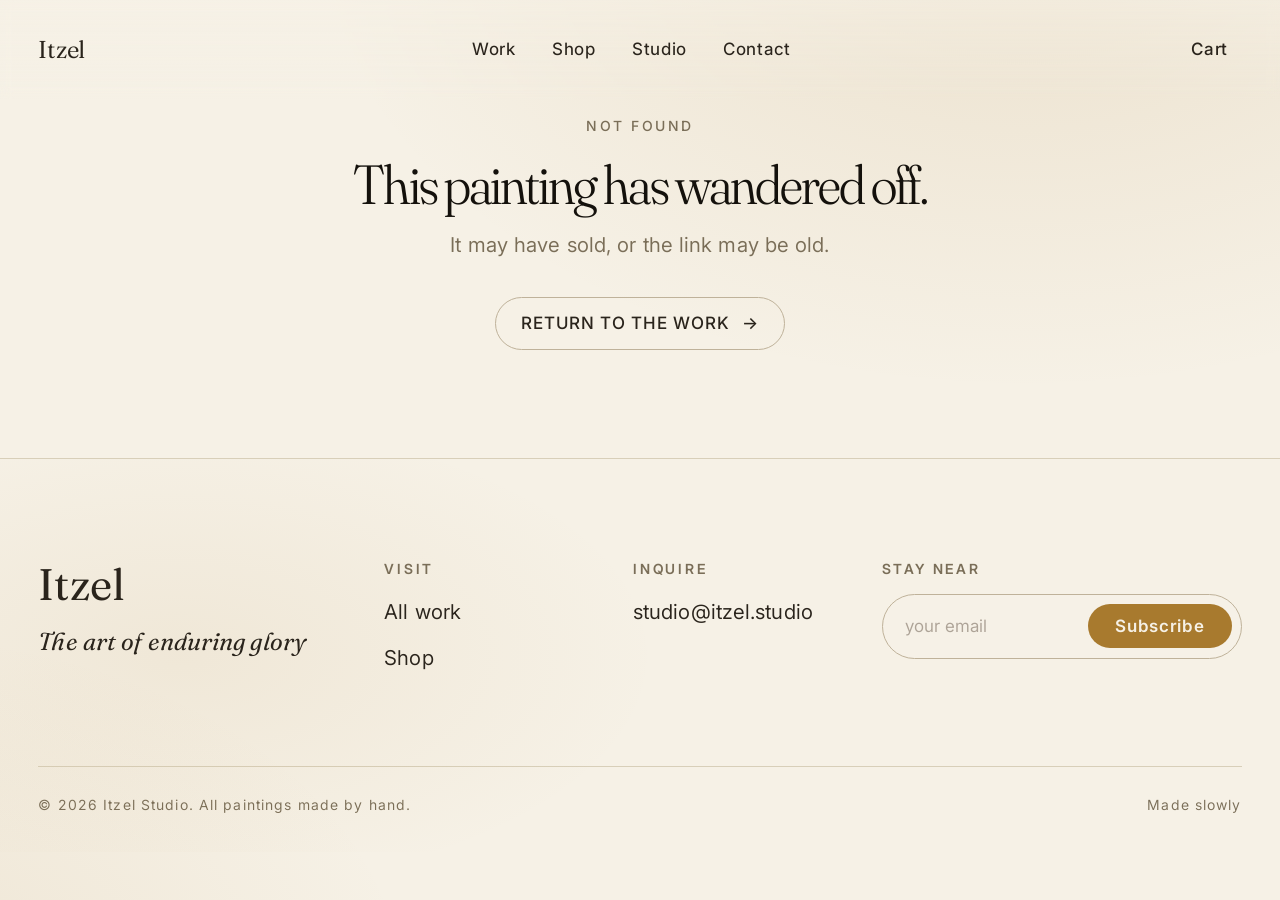
<file: artwork.html>
<!doctype html>
<html lang="en">
<head>
  <meta charset="utf-8">
  <meta name="viewport" content="width=device-width, initial-scale=1, viewport-fit=cover">
  <title>Artwork — Itzel</title>
  <meta name="description" content="A single painting from the Itzel studio.">
  <meta name="theme-color" content="#f6f1e6">
  <meta property="og:type" content="article">

  <link rel="icon" href="data:image/svg+xml,%3Csvg xmlns='http://www.w3.org/2000/svg' viewBox='0 0 32 32'%3E%3Ccircle cx='16' cy='16' r='12' fill='%23d4a849'/%3E%3C/svg%3E">

  <link rel="preconnect" href="https://fonts.googleapis.com">
  <link rel="preconnect" href="https://fonts.gstatic.com" crossorigin>
  <link rel="stylesheet" href="https://fonts.googleapis.com/css2?family=Fraunces:ital,opsz,wght,SOFT@0,9..144,300..600,30..100;1,9..144,300..600,30..100&family=Inter:wght@380;450;500;600&display=swap">

  <link rel="stylesheet" href="css/base.css">
  <link rel="stylesheet" href="css/layout.css">
  <link rel="stylesheet" href="css/components.css">
  <link rel="stylesheet" href="css/animations.css">

  <style>
    /* Zoom viewer */
    .zoom {
      position: relative;
      overflow: hidden;
      cursor: zoom-in;
      touch-action: none;
    }
    .zoom.is-zoomed { cursor: zoom-out; }
    .zoom__inner {
      position: relative;
      width: 100%;
      height: 100%;
      transform: scale(1);
      transform-origin: 50% 50%;
      transition: transform var(--dur) var(--ease-art);
    }
    .zoom.is-zoomed .zoom__inner { transition: none; }
    .zoom__hint {
      position: absolute;
      bottom: var(--sp-3);
      right: var(--sp-3);
      padding: var(--sp-2) var(--sp-3);
      font-size: 0.7rem;
      letter-spacing: 0.16em;
      text-transform: uppercase;
      background: rgba(0,0,0,0.4);
      backdrop-filter: blur(6px);
      color: #fff;
      pointer-events: none;
      opacity: 0.8;
    }

    /* Breadcrumbs */
    .crumbs {
      display: flex;
      gap: var(--sp-3);
      align-items: center;
      font-size: var(--step--2);
      letter-spacing: 0.12em;
      text-transform: uppercase;
      color: var(--fg-muted);
      margin-bottom: var(--sp-4);
    }
    .crumbs a:hover { color: var(--accent); }
    .crumbs span[aria-hidden] { opacity: 0.5; }

    /* Related */
    .related {
      max-width: var(--maxw);
      margin: var(--sp-9) auto 0;
      padding: 0 var(--gutter);
    }
    .related__head {
      display: flex;
      justify-content: space-between;
      align-items: baseline;
      gap: var(--sp-4);
      margin-bottom: var(--sp-6);
      padding-bottom: var(--sp-3);
      border-bottom: 1px solid var(--border);
    }
    .related__grid {
      display: grid;
      grid-template-columns: repeat(auto-fill, minmax(220px, 1fr));
      gap: clamp(1.5rem, 3vw, 2.5rem);
    }
  </style>
</head>
<body>
  <a class="skip-link" href="#main">Skip to content</a>

  <nav class="site-nav" aria-label="Primary">
    <a class="site-nav__brand" href="index.html">
      Itzel
    </a>
    <div class="site-nav__links">
      <a href="work.html">Work</a>
      <a href="shop.html">Shop</a>
      <a href="index.html#studio">Studio</a>
      <a href="index.html#contact">Contact</a>
    </div>
    <a class="site-nav__cart" href="cart.html" aria-label="Cart">
      Cart <span class="site-nav__cart-count" data-count="0">0</span>
    </a>
  </nav>

  <main id="main">
    <article id="artwork" aria-live="polite" aria-busy="true">
      <div class="container" style="padding-top:clamp(6rem,12vh,9rem)">
        <p class="muted">Loading the painting…</p>
      </div>
    </article>

    <section class="related" id="related" hidden>
      <header class="related__head">
        <h2 class="display" style="font-size:var(--step-3)">More from this series</h2>
        <a class="btn btn--link" id="related-link" href="work.html">See the whole series →</a>
      </header>
      <div class="related__grid" id="related-grid"></div>
    </section>
  </main>

  <footer class="site-footer">
    <div class="site-footer__grid">
      <div>
        <div class="site-footer__brand">Itzel</div>
        <p class="site-footer__manifesto">
          The art of enduring glory
        </p>
      </div>
      <div>
        <h4>Visit</h4>
        <ul role="list">
          <li><a href="work.html">All work</a></li>
          <li><a href="shop.html">Shop</a></li>
        </ul>
      </div>
      <div>
        <h4>Inquire</h4>
        <ul role="list">
          <li><a href="mailto:studio@itzel.studio">studio@itzel.studio</a></li>
        </ul>
      </div>
      <div>
        <h4>Stay near</h4>
        <form class="newsletter" onsubmit="event.preventDefault();this.querySelector('button').textContent='Thank you.'">
          <label class="visually-hidden" for="nl-email">Email</label>
          <input id="nl-email" type="email" placeholder="your email" required>
          <button type="submit">Subscribe</button>
        </form>
      </div>
    </div>
    <div class="site-footer__bottom">
      <span>© <span data-year>2026</span> Itzel Studio. All paintings made by hand.</span>
      <span>Made slowly</span>
    </div>
  </footer>

  <script type="module">
    import { initSite, observeReveal } from './js/main.js';
    import { loadData, workCardHTML, formatPrice, escapeHTML, escapeAttr } from './js/data.js';
    import { addPrint, showToast } from './js/cart.js';
    import { setFromArtwork } from './js/color-theme.js';

    initSite();

    const STATUS_LABEL = {
      available: 'Available',
      sold: 'Sold',
      'prints-only': 'Original held privately'
    };
    const STATUS_CLASS = {
      available: 'badge--available',
      sold: 'badge--sold',
      'prints-only': 'badge--prints'
    };

    (async () => {
      const { works, series } = await loadData();
      const params = new URLSearchParams(location.search);
      const id = params.get('id');
      const work = works.find((w) => w.id === id);
      const root = document.getElementById('artwork');

      if (!work) {
        root.innerHTML = `
          <div class="container container--narrow" style="padding-top:clamp(6rem,12vh,9rem);text-align:center">
            <span class="eyebrow">Not found</span>
            <h1 class="display" style="font-size:var(--step-5);margin:var(--sp-4) 0">This painting has wandered off.</h1>
            <p class="muted">It may have sold, or the link may be old.</p>
            <p style="margin-top:var(--sp-6)"><a class="btn btn--ghost" href="work.html"><span class="btn__label">Return to the work</span><span class="btn__arrow">→</span></a></p>
          </div>`;
        root.removeAttribute('aria-busy');
        return;
      }

      // Retarget the page accent to this painting's palette
      setFromArtwork(work);

      const seriesObj = series.find((s) => s.id === work.series);
      const colors = work.dominantColors || [];
      const styleVars = `--c1:${colors[0] || '#1f2a1c'};--c2:${colors[1] || '#7a8a5a'};--c3:${colors[2] || '#d4a849'};`;
      const statusLabel = STATUS_LABEL[work.status] || '';
      const statusClass = STATUS_CLASS[work.status] || 'badge--available';

      const originalBlock = (() => {
        if (work.status === 'sold') {
          return `
            <div>
              <div class="artwork-detail__price-line">
                <span class="muted" style="font-size:var(--step--1);letter-spacing:0.08em;text-transform:uppercase">Original</span>
                <span class="price">Sold</span>
              </div>
              <p class="muted" style="font-size:var(--step--1);margin-top:var(--sp-2)">
                This piece is in a private collection. Prints remain available below.
              </p>
            </div>`;
        }
        if (work.status === 'prints-only') {
          return `
            <div>
              <div class="artwork-detail__price-line">
                <span class="muted" style="font-size:var(--step--1);letter-spacing:0.08em;text-transform:uppercase">Original</span>
                <span class="price">Held privately</span>
              </div>
            </div>`;
        }
        // available
        return `
          <div>
            <div class="artwork-detail__price-line">
              <span class="muted" style="font-size:var(--step--1);letter-spacing:0.08em;text-transform:uppercase">Original · one of one</span>
              <span class="price">${formatPrice(work.originalPrice)}</span>
            </div>
            <a class="btn btn--primary btn--block" href="${work.originalLink || '#inquire'}">
              <span class="btn__label">Acquire the original</span>
              <span class="btn__arrow" aria-hidden="true">→</span>
            </a>
            <p class="muted" style="font-size:var(--step--2);letter-spacing:0.04em;margin-top:var(--sp-3);text-align:center">
              Worldwide shipping. Crated and insured.
            </p>
          </div>`;
      })();

      const printsBlock = (work.prints || []).length ? `
        <div id="prints">
          <div class="artwork-detail__price-line">
            <span class="muted" style="font-size:var(--step--1);letter-spacing:0.08em;text-transform:uppercase">Fine art prints</span>
            <span class="price" id="selected-price">${formatPrice(work.prints[0].price)}</span>
          </div>
          <p class="muted" style="font-size:var(--step--1);margin-bottom:var(--sp-3)">
            Archival giclée on Hahnemühle cotton rag. Signed, numbered.
          </p>
          <div class="variants" role="radiogroup" aria-label="Print size">
            ${work.prints.map((p, i) => `
              <button class="variant" type="button" role="radio"
                      aria-pressed="${i === 0}" aria-checked="${i === 0}"
                      data-size="${escapeAttr(p.size)}" data-price="${p.price}" data-link="${escapeAttr(p.link)}">
                <span class="variant__size">${escapeHTML(p.size)}</span>
                <span class="variant__price">${formatPrice(p.price)}</span>
              </button>
            `).join('')}
          </div>
          <button class="btn btn--ghost btn--block" id="add-print" style="margin-top:var(--sp-4)">
            <span class="btn__label">Add print to cart</span>
            <span class="btn__arrow" aria-hidden="true">→</span>
          </button>
        </div>
      ` : '';

      const inquireBlock = work.status === 'available' ? '' : `
        <div class="inquire">
          <h4>Considering a commission?</h4>
          <p>If this piece has moved you, the studio sometimes accepts private commissions in a related register. Write a few sentences — what room, what light, what feeling.</p>
          <a class="btn btn--ghost btn--block" href="mailto:studio@itzel.studio?subject=Commission%20inquiry%20%E2%80%94%20${encodeURIComponent(work.title)}">
            <span class="btn__label">Write to the studio</span>
            <span class="btn__arrow" aria-hidden="true">→</span>
          </a>
        </div>
      `;

      root.removeAttribute('aria-busy');
      root.innerHTML = `
        <div class="artwork-detail">
          <div class="artwork-detail__viewer zoom" id="zoom" style="${styleVars}">
            ${(work.status === 'sold' || work.status === 'prints-only')
              ? `<span class="badge ${statusClass} badge--corner">${statusLabel}</span>` : ''}
            <div class="work-card__placeholder" aria-hidden="true"></div>
            <div class="zoom__inner">
              <img class="work-card__art" data-loading
                   src="${escapeAttr(work.image)}"
                   alt="${escapeAttr(work.title)} — ${escapeAttr(work.medium)}, ${escapeAttr(work.dimensions)}, ${work.year}"
                   onload="this.removeAttribute('data-loading')"
                   onerror="this.style.display='none'">
            </div>
            <span class="zoom__hint">Click to zoom</span>
          </div>

          <div class="artwork-detail__info" data-reveal>
            <nav class="crumbs" aria-label="Breadcrumb">
              <a href="work.html">Work</a>
              <span aria-hidden="true">/</span>
              <a href="work.html?series=${work.series}">${escapeHTML(seriesObj?.title || work.series)}</a>
            </nav>

            <span class="eyebrow">${escapeHTML(seriesObj?.title || '')} · ${work.year}</span>
            <h1 class="display artwork-detail__title">${escapeHTML(work.title)}</h1>

            <p class="artwork-detail__description">${escapeHTML(work.description || '')}</p>

            <dl class="artwork-detail__meta">
              <dt>Medium</dt><dd>${escapeHTML(work.medium)}</dd>
              <dt>Dimensions</dt><dd>${escapeHTML(work.dimensions)}</dd>
              <dt>Year</dt><dd>${work.year}</dd>
              <dt>Status</dt><dd>${statusLabel || 'Available'}</dd>
            </dl>

            <div class="artwork-detail__actions">
              ${originalBlock}
              ${printsBlock}
              ${inquireBlock}
            </div>
          </div>
        </div>
      `;

      // Update page metadata
      document.title = `${work.title} — ${seriesObj?.title || 'Itzel'} · Itzel`;
      document.querySelector('meta[name="description"]').setAttribute(
        'content', `${work.title} (${work.year}) — ${work.medium}, ${work.dimensions}. ${work.description || ''}`
      );

      // Inject JSON-LD VisualArtwork
      const ld = document.createElement('script');
      ld.type = 'application/ld+json';
      ld.textContent = JSON.stringify({
        '@context': 'https://schema.org',
        '@type': 'VisualArtwork',
        name: work.title,
        artMedium: work.medium,
        artworkSurface: 'Linen',
        dateCreated: String(work.year),
        creator: { '@type': 'Person', name: 'Itzel (studio)' },
        image: work.image,
        ...(work.originalPrice ? {
          offers: {
            '@type': 'Offer',
            price: work.originalPrice,
            priceCurrency: 'USD',
            availability: work.status === 'available'
              ? 'https://schema.org/InStock'
              : 'https://schema.org/SoldOut'
          }
        } : {})
      });
      document.head.appendChild(ld);

      // ---------- Print variant selector ----------
      const variantsRoot = root.querySelector('.variants');
      if (variantsRoot) {
        let selected = work.prints[0];
        variantsRoot.addEventListener('click', (e) => {
          const btn = e.target.closest('.variant');
          if (!btn) return;
          variantsRoot.querySelectorAll('.variant').forEach((b) => {
            b.setAttribute('aria-pressed', 'false');
            b.setAttribute('aria-checked', 'false');
          });
          btn.setAttribute('aria-pressed', 'true');
          btn.setAttribute('aria-checked', 'true');
          selected = {
            size: btn.dataset.size,
            price: Number(btn.dataset.price),
            link: btn.dataset.link
          };
          root.querySelector('#selected-price').textContent = formatPrice(selected.price);
        });
        root.querySelector('#add-print').addEventListener('click', () => {
          addPrint({
            workId: work.id,
            title: work.title,
            size: selected.size,
            price: selected.price,
            link: selected.link,
            image: work.image
          });
          showToast(`${work.title} — ${selected.size} added to cart`);
        });
      }

      // ---------- Zoom viewer ----------
      const zoom = root.querySelector('#zoom');
      const inner = zoom.querySelector('.zoom__inner');
      let zoomed = false;
      zoom.addEventListener('click', (e) => {
        if (!zoomed) {
          const r = zoom.getBoundingClientRect();
          const ox = ((e.clientX - r.left) / r.width) * 100;
          const oy = ((e.clientY - r.top) / r.height) * 100;
          inner.style.transformOrigin = `${ox}% ${oy}%`;
          inner.style.transform = 'scale(2.4)';
          zoom.classList.add('is-zoomed');
          zoomed = true;
        } else {
          inner.style.transform = 'scale(1)';
          zoom.classList.remove('is-zoomed');
          zoomed = false;
        }
      });
      zoom.addEventListener('mousemove', (e) => {
        if (!zoomed) return;
        const r = zoom.getBoundingClientRect();
        const ox = ((e.clientX - r.left) / r.width) * 100;
        const oy = ((e.clientY - r.top) / r.height) * 100;
        inner.style.transformOrigin = `${ox}% ${oy}%`;
      });

      // ---------- Related ----------
      const related = works.filter((w) => w.series === work.series && w.id !== work.id);
      if (related.length) {
        const sec = document.getElementById('related');
        sec.hidden = false;
        document.getElementById('related-link').href = `work.html?series=${work.series}`;
        document.getElementById('related-grid').innerHTML = related
          .slice(0, 4)
          .map((w, i) => workCardHTML(w, { revealIndex: i }))
          .join('');
      }

      observeReveal();
    })();
  </script>
</body>
</html>
</file>
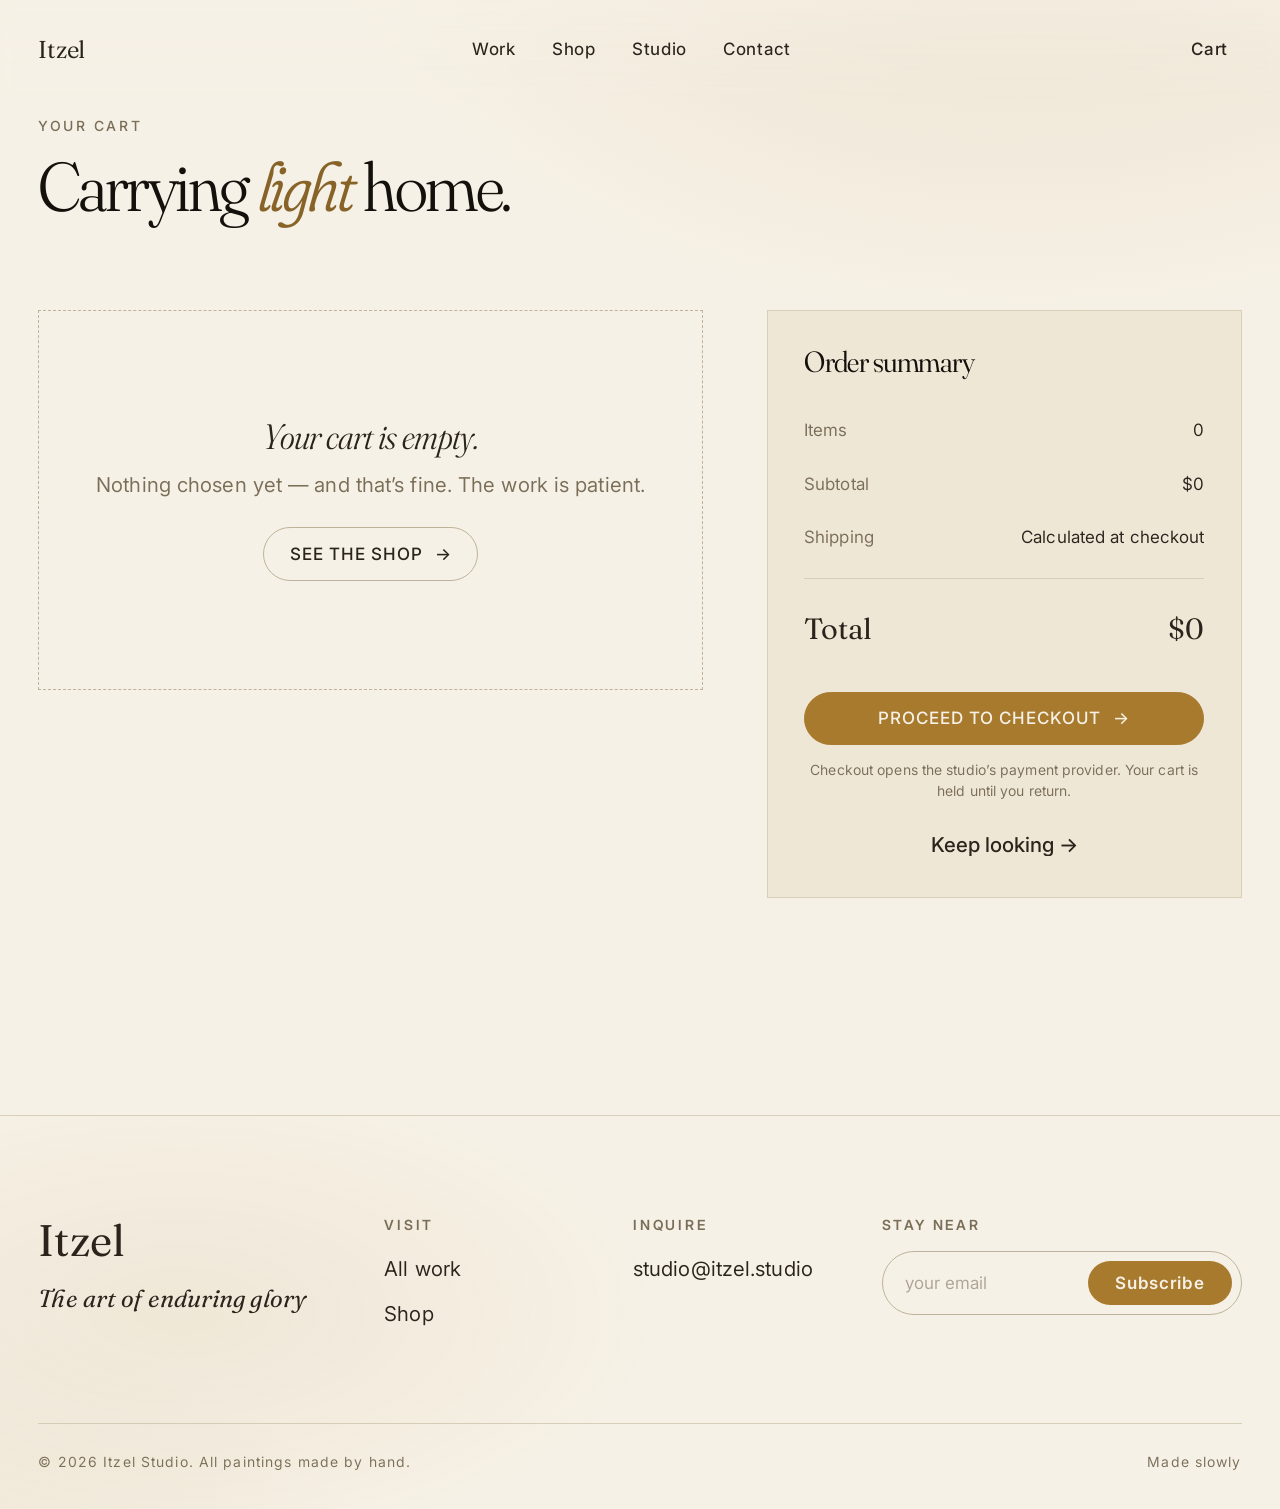
<file: cart.html>
<!doctype html>
<html lang="en">
<head>
  <meta charset="utf-8">
  <meta name="viewport" content="width=device-width, initial-scale=1, viewport-fit=cover">
  <title>Cart — Itzel</title>
  <meta name="description" content="Your selected prints from the Itzel studio.">
  <meta name="theme-color" content="#f6f1e6">
  <meta name="robots" content="noindex,follow">

  <link rel="icon" href="data:image/svg+xml,%3Csvg xmlns='http://www.w3.org/2000/svg' viewBox='0 0 32 32'%3E%3Ccircle cx='16' cy='16' r='12' fill='%23d4a849'/%3E%3C/svg%3E">

  <link rel="preconnect" href="https://fonts.googleapis.com">
  <link rel="preconnect" href="https://fonts.gstatic.com" crossorigin>
  <link rel="stylesheet" href="https://fonts.googleapis.com/css2?family=Fraunces:ital,opsz,wght,SOFT@0,9..144,300..600,30..100;1,9..144,300..600,30..100&family=Inter:wght@380;450;500;600&display=swap">

  <link rel="stylesheet" href="css/base.css">
  <link rel="stylesheet" href="css/layout.css">
  <link rel="stylesheet" href="css/components.css">
  <link rel="stylesheet" href="css/animations.css">
</head>
<body>
  <a class="skip-link" href="#main">Skip to content</a>

  <nav class="site-nav" aria-label="Primary">
    <a class="site-nav__brand" href="index.html">
      Itzel
    </a>
    <div class="site-nav__links">
      <a href="work.html">Work</a>
      <a href="shop.html">Shop</a>
      <a href="index.html#studio">Studio</a>
      <a href="index.html#contact">Contact</a>
    </div>
    <a class="site-nav__cart" href="cart.html" aria-label="Cart" aria-current="page">
      Cart <span class="site-nav__cart-count" data-count="0">0</span>
    </a>
  </nav>

  <main id="main">
    <header style="padding:clamp(6rem,12vh,9rem) var(--gutter) 0;max-width:var(--maxw);margin-inline:auto">
      <span class="eyebrow">Your cart</span>
      <h1 class="display" style="font-size:var(--step-6);margin-top:var(--sp-3)">
        Carrying <em class="italic">light</em> home.
      </h1>
    </header>

    <section class="cart-page">
      <div id="cart-body">
        <p class="muted">Loading…</p>
      </div>

      <aside class="cart-summary" aria-labelledby="summary-h">
        <h2 id="summary-h">Order summary</h2>
        <div class="cart-summary__row">
          <span class="muted">Items</span>
          <span id="sum-items">—</span>
        </div>
        <div class="cart-summary__row">
          <span class="muted">Subtotal</span>
          <span id="sum-subtotal">—</span>
        </div>
        <div class="cart-summary__row">
          <span class="muted">Shipping</span>
          <span>Calculated at checkout</span>
        </div>
        <div class="cart-summary__row cart-summary__row--total">
          <span>Total</span>
          <span id="sum-total">—</span>
        </div>

        <button class="btn btn--primary btn--block" id="checkout" style="margin-top:var(--sp-5)" disabled>
          <span class="btn__label">Proceed to checkout</span>
          <span class="btn__arrow" aria-hidden="true">→</span>
        </button>
        <p class="muted" style="font-size:var(--step--2);text-align:center;margin-top:var(--sp-3)">
          Checkout opens the studio&rsquo;s payment provider. Your cart is held until you return.
        </p>
        <p style="margin-top:var(--sp-5);text-align:center">
          <a class="btn btn--link" href="shop.html">Keep looking →</a>
        </p>
      </aside>
    </section>
  </main>

  <footer class="site-footer">
    <div class="site-footer__grid">
      <div>
        <div class="site-footer__brand">Itzel</div>
        <p class="site-footer__manifesto">
          The art of enduring glory
        </p>
      </div>
      <div>
        <h4>Visit</h4>
        <ul role="list">
          <li><a href="work.html">All work</a></li>
          <li><a href="shop.html">Shop</a></li>
        </ul>
      </div>
      <div>
        <h4>Inquire</h4>
        <ul role="list">
          <li><a href="mailto:studio@itzel.studio">studio@itzel.studio</a></li>
        </ul>
      </div>
      <div>
        <h4>Stay near</h4>
        <form class="newsletter" onsubmit="event.preventDefault();this.querySelector('button').textContent='Thank you.'">
          <label class="visually-hidden" for="nl-email">Email</label>
          <input id="nl-email" type="email" placeholder="your email" required>
          <button type="submit">Subscribe</button>
        </form>
      </div>
    </div>
    <div class="site-footer__bottom">
      <span>© <span data-year>2026</span> Itzel Studio. All paintings made by hand.</span>
      <span>Made slowly</span>
    </div>
  </footer>

  <script type="module">
    import { initSite } from './js/main.js';
    import { getItems, setQty, remove, subscribe, subtotal, count } from './js/cart.js';
    import { formatPrice, escapeHTML, escapeAttr } from './js/data.js';

    initSite();

    const body = document.getElementById('cart-body');
    const sumItems = document.getElementById('sum-items');
    const sumSub = document.getElementById('sum-subtotal');
    const sumTotal = document.getElementById('sum-total');
    const checkoutBtn = document.getElementById('checkout');

    function renderEmpty() {
      body.innerHTML = `
        <div class="cart-empty">
          <h2>Your cart is empty.</h2>
          <p>Nothing chosen yet — and that&rsquo;s fine. The work is patient.</p>
          <p style="margin-top:var(--sp-5)">
            <a class="btn btn--ghost" href="shop.html">
              <span class="btn__label">See the shop</span>
              <span class="btn__arrow" aria-hidden="true">→</span>
            </a>
          </p>
        </div>
      `;
    }

    function render(items) {
      if (!items.length) {
        renderEmpty();
        sumItems.textContent = '0';
        sumSub.textContent = formatPrice(0);
        sumTotal.textContent = formatPrice(0);
        checkoutBtn.disabled = true;
        return;
      }

      checkoutBtn.disabled = false;

      body.innerHTML = `<div class="cart-list" role="list">${items.map((it) => `
        <article class="cart-item" role="listitem" data-key="${escapeAttr(it.key)}">
          <a class="cart-item__thumb" href="artwork.html?id=${escapeAttr(it.workId)}">
            <img src="${escapeAttr(it.image)}" alt="${escapeAttr(it.title)}" loading="lazy"
                 onerror="this.style.background='var(--bg-elev)';this.removeAttribute('src')">
          </a>
          <div>
            <h3 class="cart-item__title">${escapeHTML(it.title)}</h3>
            <div class="cart-item__meta">${escapeHTML(it.size)} · Signed print</div>
            <div class="cart-item__qty" role="group" aria-label="Quantity for ${escapeAttr(it.title)} ${escapeAttr(it.size)}">
              <button data-act="dec" aria-label="Decrease quantity">−</button>
              <span aria-live="polite">${it.qty}</span>
              <button data-act="inc" aria-label="Increase quantity">+</button>
            </div>
          </div>
          <div style="text-align:right">
            <div style="font-family:var(--font-display);font-size:var(--step-1)">${formatPrice(it.price * it.qty)}</div>
            <div class="muted" style="font-size:var(--step--2);margin-top:var(--sp-1)">${formatPrice(it.price)} each</div>
            <button class="cart-item__remove" data-act="remove" style="margin-top:var(--sp-3)">Remove</button>
          </div>
        </article>
      `).join('')}</div>`;

      sumItems.textContent = String(count());
      sumSub.textContent = formatPrice(subtotal());
      sumTotal.textContent = formatPrice(subtotal());
    }

    body.addEventListener('click', (e) => {
      const article = e.target.closest('.cart-item');
      if (!article) return;
      const key = article.dataset.key;
      const item = getItems().find((i) => i.key === key);
      if (!item) return;

      const act = e.target.closest('[data-act]')?.dataset.act;
      if (act === 'inc') setQty(key, item.qty + 1);
      else if (act === 'dec') setQty(key, item.qty - 1);
      else if (act === 'remove') remove(key);
    });

    checkoutBtn.addEventListener('click', () => {
      const items = getItems();
      if (!items.length) return;
      // Phase 1 checkout handoff: open each item's payment link in a new tab.
      // Replace this with a single Stripe Checkout link (combining items) once
      // the artist has a payment provider account configured.
      items.forEach((it, i) => {
        setTimeout(() => window.open(it.link, '_blank', 'noopener'), i * 60);
      });
    });

    subscribe(render);
  </script>
</body>
</html>
</file>
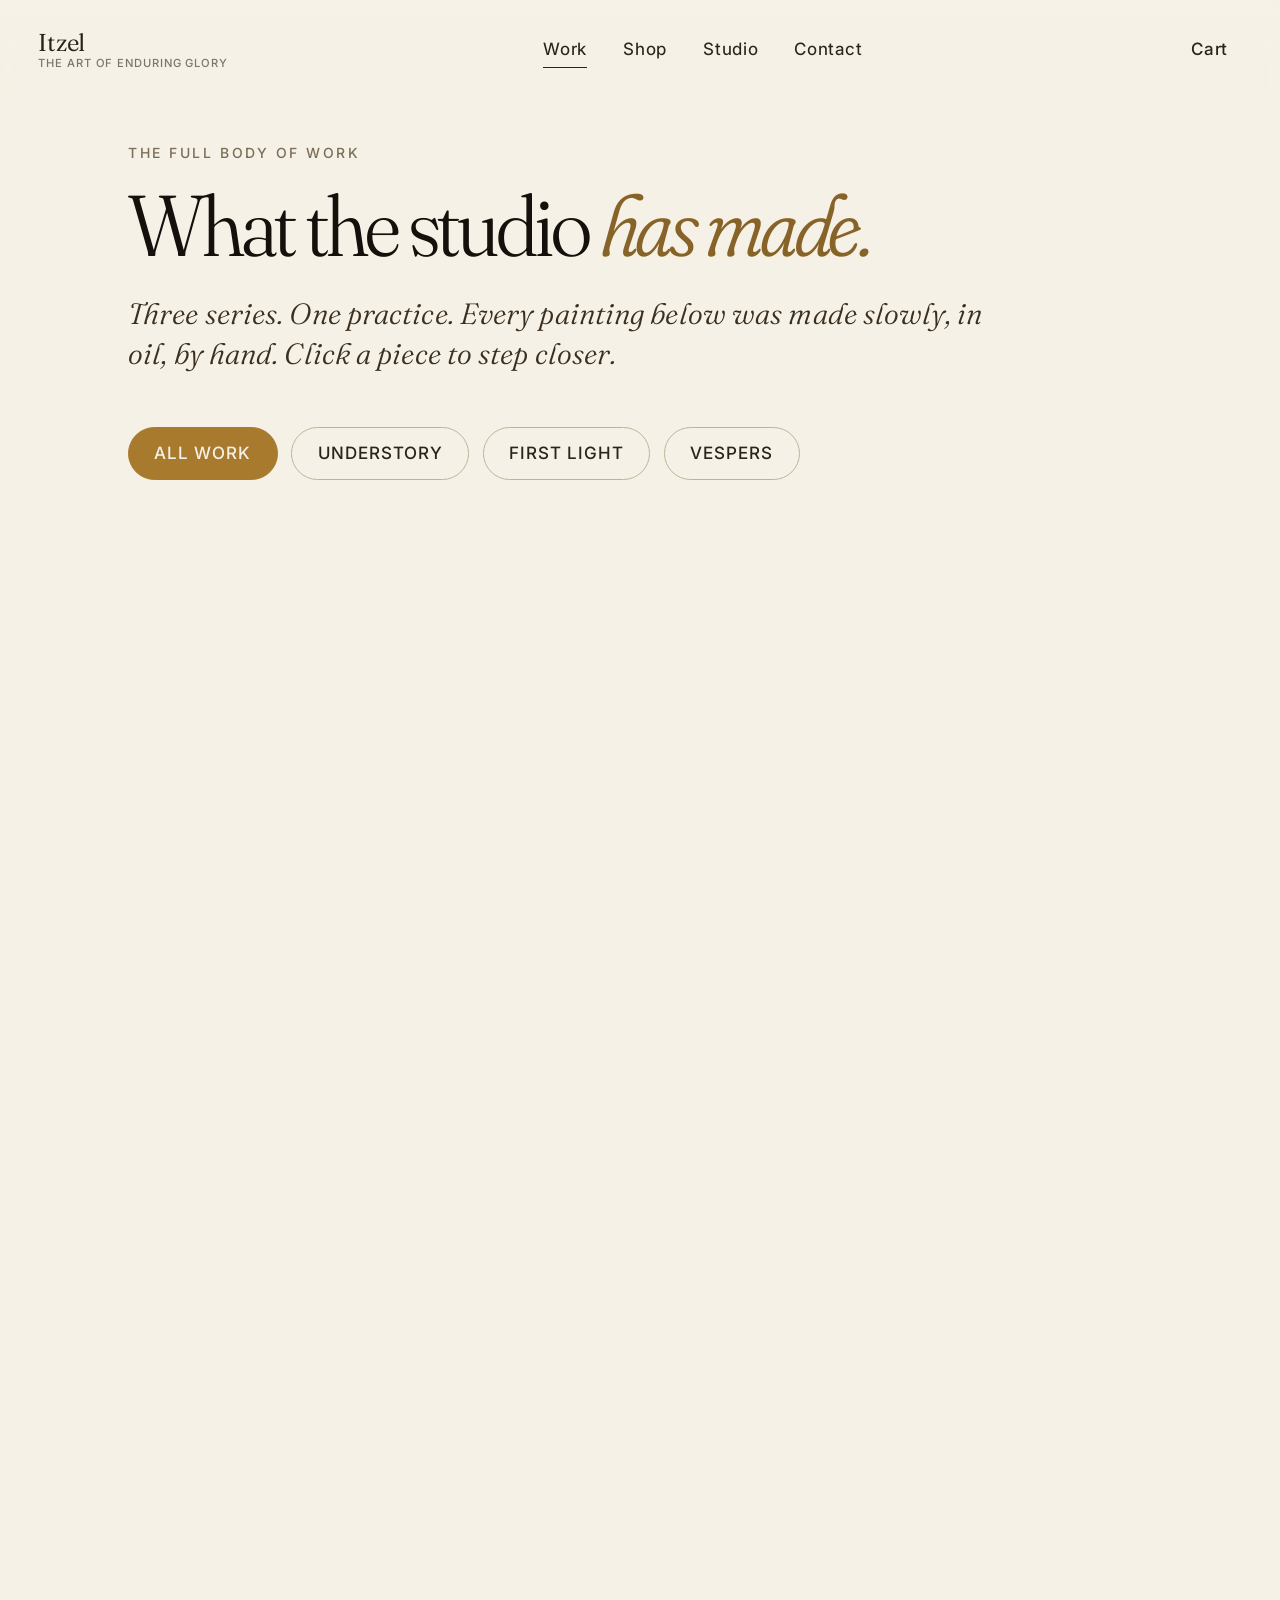
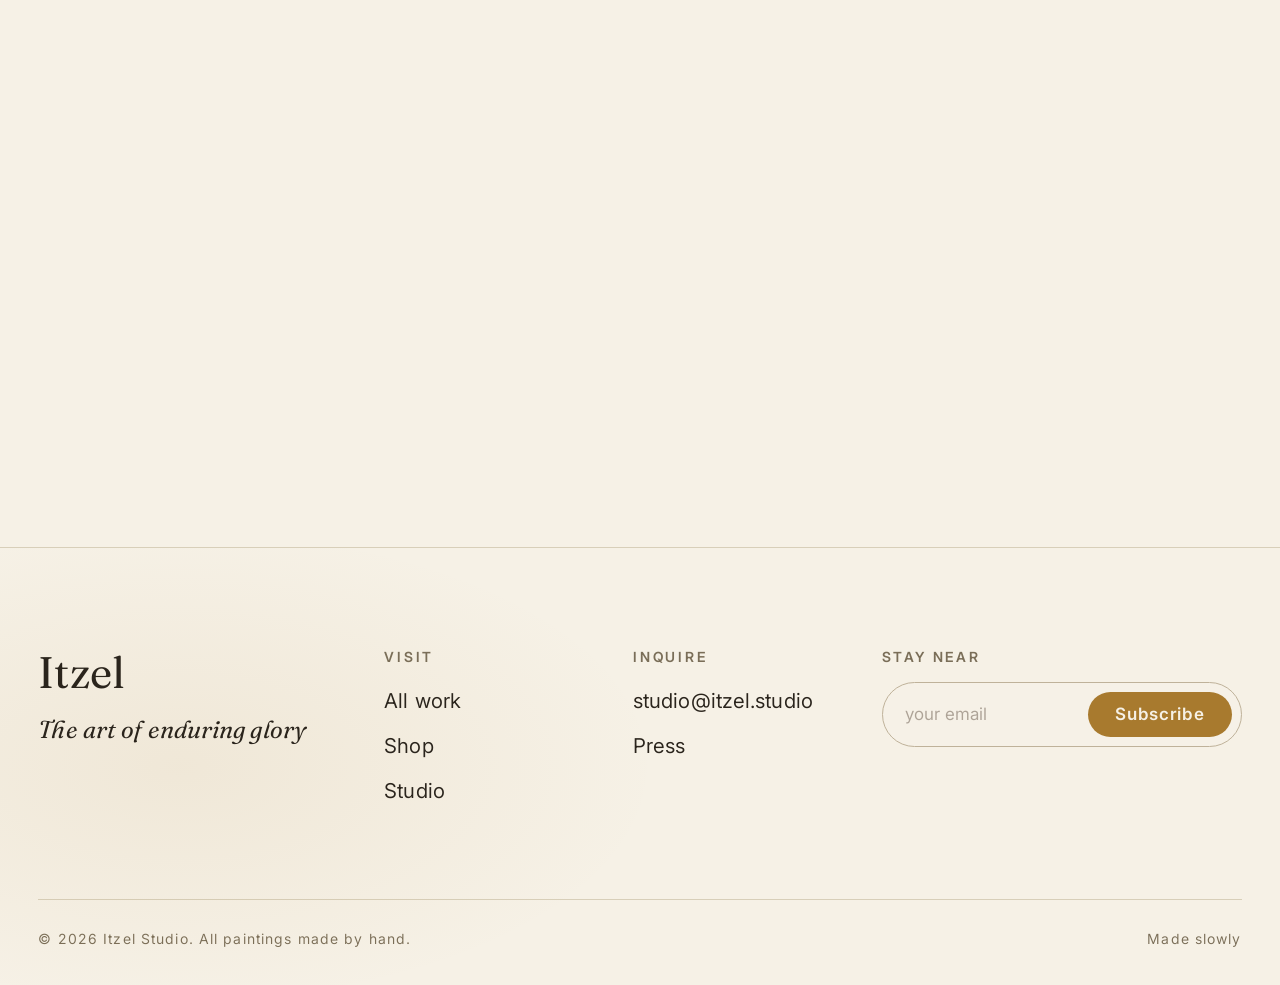
<file: work.html>
<!doctype html>
<html lang="en">
<head>
  <meta charset="utf-8">
  <meta name="viewport" content="width=device-width, initial-scale=1, viewport-fit=cover">
  <title>Work — Itzel</title>
  <meta name="description" content="All current and past paintings from the Itzel studio, organized by series.">
  <meta name="theme-color" content="#f6f1e6">

  <meta property="og:type" content="website">
  <meta property="og:title" content="The work — Itzel">
  <meta property="og:description" content="Browse all paintings from the Itzel studio, organized by series.">

  <link rel="icon" href="data:image/svg+xml,%3Csvg xmlns='http://www.w3.org/2000/svg' viewBox='0 0 32 32'%3E%3Ccircle cx='16' cy='16' r='12' fill='%23d4a849'/%3E%3C/svg%3E">

  <link rel="preconnect" href="https://fonts.googleapis.com">
  <link rel="preconnect" href="https://fonts.gstatic.com" crossorigin>
  <link rel="stylesheet" href="https://fonts.googleapis.com/css2?family=Fraunces:ital,opsz,wght,SOFT@0,9..144,300..600,30..100;1,9..144,300..600,30..100&family=Inter:wght@380;450;500;600&display=swap">

  <link rel="stylesheet" href="css/base.css">
  <link rel="stylesheet" href="css/layout.css">
  <link rel="stylesheet" href="css/components.css">
  <link rel="stylesheet" href="css/animations.css">
</head>
<body>
  <a class="skip-link" href="#main">Skip to content</a>

  <nav class="site-nav" aria-label="Primary">
    <a class="site-nav__brand" href="index.html">
      Itzel
      <small>The art of enduring glory</small>
    </a>
    <div class="site-nav__links">
      <a href="work.html">Work</a>
      <a href="shop.html">Shop</a>
      <a href="index.html#studio">Studio</a>
      <a href="index.html#contact">Contact</a>
    </div>
    <a class="site-nav__cart" href="cart.html" aria-label="Cart">
      Cart <span class="site-nav__cart-count" data-count="0">0</span>
    </a>
  </nav>

  <main id="main">

    <header class="section" style="padding-top:clamp(7rem,15vh,11rem);padding-bottom:0">
      <div class="container" style="max-width:1100px;margin-inline:auto;text-align:left">
        <span class="eyebrow" data-reveal>The full body of work</span>
        <h1 class="display" data-reveal style="font-size:var(--step-7);margin-top:var(--sp-4)">
          What the studio <em class="italic">has made.</em>
        </h1>
        <p class="lede" data-reveal style="--reveal-delay:120ms;margin-top:var(--sp-5);max-width:48ch">
          Three series. One practice. Every painting below was made
          slowly, in oil, by hand. Click a piece to step closer.
        </p>

        <div class="filters" id="filters" data-reveal style="--reveal-delay:240ms;display:flex;flex-wrap:wrap;gap:var(--sp-3);margin-top:var(--sp-7)">
          <button class="btn btn--ghost" data-filter="all" aria-pressed="true">
            <span class="btn__label">All work</span>
          </button>
          <!-- Series filters injected here -->
        </div>
      </div>
    </header>

    <section class="section" aria-labelledby="grid-h" id="grid-section">
      <h2 id="grid-h" class="visually-hidden">All paintings</h2>
      <div class="work-grid" id="work-grid" aria-live="polite" aria-busy="true"></div>
      <p id="empty" class="muted" hidden style="text-align:center;padding:var(--sp-9) 0">
        Nothing here yet — the studio is between series.
      </p>
    </section>

  </main>

  <footer class="site-footer">
    <div class="site-footer__grid">
      <div>
        <div class="site-footer__brand">Itzel</div>
        <p class="site-footer__manifesto">
          The art of enduring glory
        </p>
      </div>
      <div>
        <h4>Visit</h4>
        <ul role="list">
          <li><a href="work.html">All work</a></li>
          <li><a href="shop.html">Shop</a></li>
          <li><a href="index.html#studio">Studio</a></li>
        </ul>
      </div>
      <div>
        <h4>Inquire</h4>
        <ul role="list">
          <li><a href="mailto:studio@itzel.studio">studio@itzel.studio</a></li>
          <li><a href="mailto:press@itzel.studio">Press</a></li>
        </ul>
      </div>
      <div>
        <h4>Stay near</h4>
        <form class="newsletter" onsubmit="event.preventDefault();this.querySelector('button').textContent='Thank you.'">
          <label class="visually-hidden" for="nl-email">Email</label>
          <input id="nl-email" type="email" placeholder="your email" required>
          <button type="submit">Subscribe</button>
        </form>
      </div>
    </div>
    <div class="site-footer__bottom">
      <span>© <span data-year>2026</span> Itzel Studio. All paintings made by hand.</span>
      <span>Made slowly</span>
    </div>
  </footer>

  <script type="module">
    import { initSite, observeReveal } from './js/main.js';
    import { loadData, workCardHTML } from './js/data.js';

    initSite();

    (async () => {
      const { works, series } = await loadData();

      // Filters
      const filters = document.getElementById('filters');
      filters.insertAdjacentHTML('beforeend', series.map((s) => `
        <button class="btn btn--ghost" data-filter="${s.id}" aria-pressed="false">
          <span class="btn__label">${s.title}</span>
        </button>
      `).join(''));

      const grid = document.getElementById('work-grid');
      const empty = document.getElementById('empty');

      const params = new URLSearchParams(location.search);
      const preselect = params.get('series') || 'all';

      function render(filter) {
        const list = filter === 'all' ? works : works.filter((w) => w.series === filter);
        grid.removeAttribute('aria-busy');
        if (!list.length) {
          grid.innerHTML = '';
          empty.hidden = false;
          return;
        }
        empty.hidden = true;
        grid.innerHTML = list.map((w, i) => workCardHTML(w, { revealIndex: i })).join('');
        observeReveal(grid);
      }

      filters.addEventListener('click', (e) => {
        const btn = e.target.closest('button[data-filter]');
        if (!btn) return;
        filters.querySelectorAll('button').forEach((b) => b.setAttribute('aria-pressed', 'false'));
        btn.setAttribute('aria-pressed', 'true');
        const f = btn.dataset.filter;
        history.replaceState(null, '', f === 'all' ? 'work.html' : `work.html?series=${f}`);
        render(f);
      });

      // Apply preselect filter
      const initial = filters.querySelector(`button[data-filter="${preselect}"]`) || filters.querySelector('[data-filter="all"]');
      filters.querySelectorAll('button').forEach((b) => b.setAttribute('aria-pressed', 'false'));
      initial.setAttribute('aria-pressed', 'true');
      render(initial.dataset.filter);
    })();
  </script>
</body>
</html>
</file>
<file: css/base.css>
/* ============================================================
   ITZEL — base.css
   Reset, design tokens, typography.
   ============================================================ */

*,
*::before,
*::after {
  box-sizing: border-box;
}

html {
  -webkit-text-size-adjust: 100%;
  -webkit-font-smoothing: antialiased;
  -moz-osx-font-smoothing: grayscale;
  text-rendering: optimizeLegibility;
}

body,
h1, h2, h3, h4, h5, h6,
p, figure, blockquote, dl, dd {
  margin: 0;
}

ul[role="list"],
ol[role="list"] {
  list-style: none;
  padding: 0;
}

img, picture, video, canvas, svg {
  display: block;
  max-width: 100%;
  height: auto;
}

input, button, textarea, select {
  font: inherit;
  color: inherit;
}

button {
  background: none;
  border: 0;
  padding: 0;
  cursor: pointer;
}

a {
  color: inherit;
  text-decoration: none;
}

:root {
  /* Color — warm paper light. Itzel: sunlight through leaves on a wall.
     --accent retargets per artwork (color-theme.js). */
  --bg:           #f6f1e6;   /* warm paper cream */
  --bg-elev:      #ede5d2;   /* deeper warm cream */
  --bg-card:      #efe7d6;   /* card surface */
  --fg:           #2a241c;   /* deep warm brown — softer than black */
  --fg-strong:    #14110c;   /* near-black warm */
  --fg-muted:     #7a6e58;   /* warm taupe */
  --fg-faint:     #ada397;   /* light warm gray */
  --border:       #d8cfb9;   /* soft warm border */
  --border-strong:#bfb29a;
  --accent:       #a87a2e;   /* darker itzel gold — readable on cream */
  --accent-soft:  #a87a2e1c;
  --danger:       #a8442e;
  --success:      #5e7a3e;

  /* Type */
  --font-display: 'Fraunces', 'Cormorant Garamond', Georgia, serif;
  --font-body:    'Inter', -apple-system, BlinkMacSystemFont, system-ui, sans-serif;
  --font-mono:    ui-monospace, 'JetBrains Mono', Menlo, monospace;

  /* Scale — fluid */
  --step--2: clamp(0.69rem, 0.66rem + 0.16vw, 0.78rem);
  --step--1: clamp(0.83rem, 0.79rem + 0.22vw, 0.94rem);
  --step-0:  clamp(1.00rem, 0.94rem + 0.30vw, 1.13rem);
  --step-1:  clamp(1.20rem, 1.12rem + 0.42vw, 1.35rem);
  --step-2:  clamp(1.44rem, 1.32rem + 0.59vw, 1.62rem);
  --step-3:  clamp(1.73rem, 1.55rem + 0.85vw, 1.95rem);
  --step-4:  clamp(2.07rem, 1.81rem + 1.27vw, 2.44rem);
  --step-5:  clamp(2.49rem, 2.10rem + 1.92vw, 3.05rem);
  --step-6:  clamp(2.99rem, 2.42rem + 2.84vw, 3.82rem);
  --step-7:  clamp(3.58rem, 2.77rem + 4.07vw, 4.77rem);
  --step-8:  clamp(4.30rem, 3.13rem + 5.84vw, 5.96rem);

  /* Space */
  --sp-1: 0.25rem;
  --sp-2: 0.5rem;
  --sp-3: 0.75rem;
  --sp-4: 1rem;
  --sp-5: 1.5rem;
  --sp-6: 2rem;
  --sp-7: 3rem;
  --sp-8: 4rem;
  --sp-9: 6rem;
  --sp-10: 9rem;

  /* Layout */
  --gutter: clamp(1.25rem, 3vw, 2.5rem);
  --maxw: 1440px;

  /* Motion */
  --ease-out:   cubic-bezier(0.16, 1, 0.3, 1);
  --ease-in-out:cubic-bezier(0.65, 0, 0.35, 1);
  --ease-art:   cubic-bezier(0.77, 0, 0.18, 1);
  --dur-fast:   200ms;
  --dur:        420ms;
  --dur-slow:   720ms;

  color-scheme: light;
}

html, body {
  background: var(--bg);
  color: var(--fg);
  font-family: var(--font-body);
  font-size: var(--step-0);
  line-height: 1.55;
  font-weight: 380;
  letter-spacing: 0.005em;
}

body {
  min-height: 100vh;
  overflow-x: hidden;
  background:
    radial-gradient(1200px 800px at 80% -10%, color-mix(in oklab, var(--accent) 14%, transparent), transparent 60%),
    radial-gradient(900px 600px at -10% 110%, color-mix(in oklab, var(--accent) 10%, transparent), transparent 60%),
    var(--bg);
  transition: background var(--dur-slow) var(--ease-out);
}

/* Typography ------------------------------------------------ */

h1, h2, h3, h4 {
  font-family: var(--font-display);
  font-weight: 360;
  line-height: 1.02;
  letter-spacing: -0.02em;
  color: var(--fg-strong);
  font-variation-settings: "opsz" 144, "SOFT" 30;
}

h1 { font-size: var(--step-7); }
h2 { font-size: var(--step-5); letter-spacing: -0.018em; }
h3 { font-size: var(--step-3); letter-spacing: -0.012em; }
h4 { font-size: var(--step-2); }

.display {
  font-family: var(--font-display);
  font-weight: 320;
  line-height: 0.95;
  letter-spacing: -0.035em;
  font-variation-settings: "opsz" 144, "SOFT" 50;
}

.display em,
.display .italic {
  font-style: italic;
  font-weight: 320;
  color: color-mix(in oklab, var(--accent) 80%, var(--fg-strong));
  font-variation-settings: "opsz" 144, "SOFT" 100;
}

.eyebrow {
  font-family: var(--font-body);
  font-size: var(--step--2);
  font-weight: 500;
  letter-spacing: 0.18em;
  text-transform: uppercase;
  color: var(--fg-muted);
}

.lede {
  font-family: var(--font-display);
  font-weight: 320;
  font-style: italic;
  font-size: var(--step-2);
  line-height: 1.35;
  color: color-mix(in oklab, var(--fg) 85%, var(--accent));
  max-width: 38ch;
}

p { max-width: 64ch; }

.kerned {
  font-feature-settings: "ss01", "ss02", "kern", "liga";
}

::selection {
  background: var(--accent);
  color: var(--bg);
}

/* Focus ----------------------------------------------------- */

:focus-visible {
  outline: 2px solid var(--accent);
  outline-offset: 3px;
  border-radius: 2px;
}

/* Utilities ------------------------------------------------- */

.visually-hidden {
  position: absolute;
  width: 1px;
  height: 1px;
  padding: 0;
  margin: -1px;
  overflow: hidden;
  clip: rect(0, 0, 0, 0);
  white-space: nowrap;
  border: 0;
}

.container {
  width: 100%;
  max-width: var(--maxw);
  margin-inline: auto;
  padding-inline: var(--gutter);
}

.container--wide {
  max-width: none;
  padding-inline: var(--gutter);
}

.container--narrow {
  max-width: 880px;
}

.stack > * + * { margin-top: var(--sp-5); }
.stack-lg > * + * { margin-top: var(--sp-7); }
.stack-xl > * + * { margin-top: var(--sp-9); }

.muted { color: var(--fg-muted); }
.faint { color: var(--fg-faint); }
.accent { color: var(--accent); }

/* Skip link */
.skip-link {
  position: absolute;
  top: -100px;
  left: var(--sp-4);
  z-index: 1000;
  padding: var(--sp-3) var(--sp-5);
  background: var(--accent);
  color: var(--bg);
  font-weight: 600;
  letter-spacing: 0.05em;
}
.skip-link:focus { top: var(--sp-4); }
</file>
<file: css/layout.css>
/* ============================================================
   ITZEL — layout.css
   Page structure, nav, footer, grids.
   ============================================================ */

/* Registered custom property — lets the carousel rotation angle
   interpolate smoothly via keyframes. */
@property --t {
  syntax: '<angle>';
  initial-value: 0deg;
  inherits: true;
}

/* Site nav -------------------------------------------------- */

.site-nav {
  position: fixed;
  inset: 0 0 auto 0;
  z-index: 80;
  display: flex;
  align-items: center;
  justify-content: space-between;
  padding: var(--sp-5) var(--gutter);
  color: var(--fg);
  /* Thin editorial veil — not glass. A faint paper falloff keeps text readable
     without announcing itself as a UI bar. */
  background: linear-gradient(180deg,
    color-mix(in oklab, var(--bg) 55%, transparent),
    color-mix(in oklab, var(--bg)  0%, transparent));
  backdrop-filter: blur(6px);
  -webkit-backdrop-filter: blur(6px);
}

.site-nav__brand {
  font-family: var(--font-display);
  font-weight: 360;
  font-size: var(--step-1);
  letter-spacing: -0.01em;
  line-height: 1;
}

.site-nav__brand small {
  display: block;
  font-family: var(--font-body);
  font-size: 0.62rem;
  letter-spacing: 0.08em;
  text-transform: uppercase;
  opacity: 0.6;
  margin-top: 4px;
  font-weight: 500;
}

.site-nav__links {
  display: flex;
  align-items: center;
  gap: var(--sp-6);
  font-size: var(--step--1);
  font-weight: 450;
  letter-spacing: 0.04em;
}

.site-nav__links a {
  position: relative;
  padding: var(--sp-2) 0;
}

.site-nav__links a::after {
  content: "";
  position: absolute;
  left: 0;
  right: 0;
  bottom: 4px;
  height: 1px;
  background: currentColor;
  transform: scaleX(0);
  transform-origin: right;
  transition: transform var(--dur) var(--ease-out);
}

.site-nav__links a:hover::after,
.site-nav__links a[aria-current="page"]::after {
  transform: scaleX(1);
  transform-origin: left;
}

.site-nav__cart {
  display: inline-flex;
  align-items: center;
  gap: var(--sp-2);
  font-size: var(--step--1);
  font-weight: 500;
  letter-spacing: 0.04em;
  padding: var(--sp-2) var(--sp-3);
}

.site-nav__cart-count {
  display: inline-flex;
  align-items: center;
  justify-content: center;
  min-width: 1.4em;
  height: 1.4em;
  padding: 0 0.4em;
  font-family: var(--font-mono);
  font-size: 0.7rem;
  font-weight: 600;
  background: currentColor;
  color: var(--bg);
  border-radius: 999px;
}

.site-nav__cart-count[data-count="0"] { display: none; }

@media (max-width: 720px) {
  /* Drop the brand subtext + tighten the nav so the links can still fit */
  .site-nav { padding: var(--sp-3) var(--sp-4); }
  .site-nav__brand { font-size: var(--step-0); }
  .site-nav__brand small { display: none; }
  .site-nav__links { gap: var(--sp-3); font-size: 0.78rem; }
}

@media (max-width: 480px) {
  /* Phones: condense to essentials — keep all links but very tight */
  .site-nav { padding: var(--sp-2) var(--sp-3); }
  .site-nav__brand { font-size: 0.95rem; }
  .site-nav__links { gap: var(--sp-2); font-size: 0.7rem; letter-spacing: 0.02em; }
  .site-nav__cart { font-size: 0.7rem; padding: var(--sp-1) var(--sp-2); }
}

/* Hero v3 — cinematic editorial composition --------------- */

.hero-v3 {
  position: relative;
  min-height: 100vh;
  display: grid;
  place-items: center;
  padding: clamp(7rem, 14vh, 10rem) var(--gutter) clamp(3rem, 8vh, 6rem);
  overflow: hidden;
  isolation: isolate;
  perspective: 1600px;
  background:
    radial-gradient(70% 60% at 18% 22%, color-mix(in oklab, var(--accent) 9%, transparent), transparent 70%),
    radial-gradient(60% 50% at 82% 78%, color-mix(in oklab, var(--accent) 7%, transparent), transparent 70%);
}

/* Subtle paper grain — fine fractalNoise tile, multiplied at 4%. */
.hero-v3::after {
  content: "";
  position: absolute;
  inset: 0;
  z-index: 4;
  pointer-events: none;
  background-image: url("data:image/svg+xml;utf8,<svg xmlns='http://www.w3.org/2000/svg' viewBox='0 0 220 220'><filter id='n'><feTurbulence type='fractalNoise' baseFrequency='0.85' numOctaves='2' stitchTiles='stitch'/></filter><rect width='100%25' height='100%25' filter='url(%23n)' opacity='0.55'/></svg>");
  background-size: 220px 220px;
  opacity: 0.05;
  mix-blend-mode: multiply;
}

.hero-v3__inner {
  position: relative;
  z-index: 3;
  text-align: center;
  max-width: 1100px;
  width: 100%;
  display: grid;
  justify-items: center;
  gap: var(--sp-4);
  /* The wrapper and its text-only children are pointer-transparent so
     cards passing behind catch hover events. Interactive bits (pill, CTA)
     opt back in explicitly. */
  pointer-events: none;
}

.hero-v3__inner > * {
  pointer-events: auto;
}

/* Text doesn't need events — let cards behind the headline be hoverable */
.hero-v3__title,
.hero-v3__desc {
  pointer-events: none;
}

/* ----- Cinematic intro: two layers, slight stagger ----- */

.hero-v3 .hero-v3__inner,
.hero-v3 .hero-cards {
  opacity: 0;
  filter: blur(6px);
  transform: scale(1.05);
  will-change: opacity, filter, transform;
}

.hero-v3 .hero-v3__inner {
  transition:
    opacity 1.4s var(--ease-art),
    filter  1.4s var(--ease-art),
    transform 1.8s var(--ease-art);
}

.hero-v3 .hero-cards {
  filter: blur(10px);
  transform: scale(1.10);
  transition:
    opacity 1.6s var(--ease-art) 280ms,
    filter  1.6s var(--ease-art) 280ms,
    transform 2s   var(--ease-art) 280ms;
}

.hero-v3.is-revealed .hero-v3__inner,
.hero-v3.is-revealed .hero-cards {
  opacity: 1;
  filter: blur(0);
  transform: scale(1);
}

/* ----- Status pill above headline ----- */

.hero-v3__pill {
  display: inline-flex;
  align-items: center;
  gap: var(--sp-3);
  padding: 0.55em 1.1em 0.55em 0.85em;
  border-radius: 999px;
  border: 1px solid var(--border-strong);
  background: color-mix(in oklab, var(--bg) 60%, transparent);
  backdrop-filter: blur(8px);
  color: var(--fg);
  font-size: 0.82rem;
  font-weight: 500;
  letter-spacing: 0.04em;
  transition: transform var(--dur) var(--ease-out), border-color var(--dur);
}
.hero-v3__pill:hover {
  transform: translateY(-2px);
  border-color: var(--accent);
}
.hero-v3__pill-dot {
  width: 7px; height: 7px; border-radius: 50%;
  background: var(--success);
  box-shadow: 0 0 0 4px color-mix(in oklab, var(--success) 25%, transparent);
  animation: badgePulse 2.4s ease-in-out infinite;
}
@keyframes badgePulse {
  0%, 100% { box-shadow: 0 0 0 0 color-mix(in oklab, var(--success) 30%, transparent); }
  50%      { box-shadow: 0 0 0 6px color-mix(in oklab, var(--success) 0%,  transparent); }
}

/* ----- The headline: oversized editorial serif ----- */

.hero-v3__title {
  font-family: var(--font-display);
  font-weight: 300;
  font-size: clamp(2rem, 5.5vw, 3.75rem);
  line-height: 0.98;
  letter-spacing: -0.03em;
  font-variation-settings: "opsz" 144, "SOFT" 50;
  color: var(--fg-strong);
  margin: 0.1em 0 0;
  max-width: 18ch;
  font-feature-settings: "ss01", "kern", "liga";
}

.hero-v3__title .line { display: block; }

.hero-v3__title .line + .line {
  margin-top: -0.08em;        /* the "intentional overlap between lines" */
  padding-left: 0.6em;        /* editorial rhythm — slight indent of line 2 */
}

.hero-v3__title em {
  font-style: italic;
  font-weight: 300;
  color: color-mix(in oklab, var(--accent) 85%, var(--fg-strong));
  font-variation-settings: "opsz" 144, "SOFT" 100;
  letter-spacing: -0.025em;
  padding-inline: 0.04em;
}

/* ----- Description ----- */

.hero-v3__desc {
  font-family: var(--font-body);
  font-size: 1rem;
  font-weight: 400;
  color: var(--fg-muted);
  max-width: 42ch;
  line-height: 1.55;
  margin: var(--sp-4) auto 0;
}

/* ----- CTA pill ----- */

.hero-v3__cta {
  display: inline-flex;
  align-items: center;
  gap: 0.85em;
  padding: 1.05em 1.7em;
  border-radius: 999px;
  background: var(--fg-strong);
  color: var(--bg);
  font-size: 0.92rem;
  font-weight: 500;
  letter-spacing: 0.04em;
  margin-top: var(--sp-3);
  box-shadow:
    0 14px 30px -12px rgba(20, 15, 8, 0.35),
    0 4px 12px -6px rgba(20, 15, 8, 0.18);
  transition: transform var(--dur) var(--ease-out),
              box-shadow var(--dur) var(--ease-out);
}
.hero-v3__cta:hover {
  transform: translateY(-2px);
  box-shadow:
    0 22px 40px -12px rgba(20, 15, 8, 0.45),
    0 6px 16px -6px rgba(20, 15, 8, 0.24);
}
.hero-v3__cta .arrow {
  display: inline-block;
  transition: transform var(--dur) var(--ease-out);
}
.hero-v3__cta:hover .arrow { transform: translateX(3px); }

/* — Floating cards container — */
.hero-cards {
  position: absolute;
  inset: 0;
  z-index: 1;
  pointer-events: none;
  transform-style: preserve-3d;
}
.hero-cards > * { pointer-events: auto; }

/* — Carousel wheel —
   `.wheel` rotates the shared `--t` from 0 to 360deg.
   Each `.wheel-slot` rotates by `(--angle + --t)` then translates out by the
   wheel radius — placing it on the rim at its current orbital position.
   The `.hero-card` inside counter-rotates by `-(--angle + --t)` so it stays
   visually upright as it orbits. Sum of rotations = 0. */

.wheel {
  position: absolute;
  top: 50%;          /* orbit around the centered headline */
  left: 50%;
  width: 0;
  height: 0;
  --t: 0deg;
  --wheel-r: clamp(220px, 36vw, 520px);   /* scales with viewport: more cards visible on smaller screens */
  animation: wheelSpin 90s linear infinite;
}

@keyframes wheelSpin { to { --t: 360deg; } }

.wheel-slot {
  position: absolute;
  top: 0;
  left: 0;
  transform-origin: 0 0;
  transform:
    rotate(calc(var(--angle) + var(--t)))
    translateY(calc(var(--wheel-r) * -1));
}

/* (the clamp() above handles all viewport widths fluidly — no breakpoint override needed) */

/* — Individual card —
   Visual properties only; positioning comes from the parent slot.
   No counter-rotation: card inherits the slot's rotation, so it pivots
   with the wheel like a clock hand — bottom always pointing to the centre,
   top pointing outward. */
.hero-card {
  --card-w: clamp(140px, 13vw, 200px);
  position: absolute;
  top: 0;
  left: 0;
  width: var(--card-w);
  aspect-ratio: 3 / 4;
  /* Center the card on the slot's translated point — height = w * 4/3 */
  margin:
    calc(var(--card-w) * 4 / 3 / -2) 0 0
    calc(var(--card-w) / -2);
  border-radius: 14px;
  overflow: hidden;
  background: var(--bg-card);
  border: 1px solid color-mix(in oklab, var(--border) 80%, transparent);
  box-shadow:
    0 30px 60px -22px rgba(20, 15, 8, 0.22),
    0 10px 24px -12px rgba(20, 15, 8, 0.12),
    inset 0 0 0 1px rgba(255, 255, 255, 0.4);
  transition:
    box-shadow 0.5s var(--ease-out),
    scale 0.45s var(--ease-out),
    filter 0.45s var(--ease-out),
    opacity 0.45s var(--ease-out);
  will-change: transform, scale;
}

/* Soft accent glow behind each card */
.hero-card::after {
  content: "";
  position: absolute;
  inset: -22%;
  background:
    radial-gradient(closest-side,
      color-mix(in oklab, var(--c3, var(--accent)) 38%, transparent),
      transparent 70%);
  filter: blur(34px);
  z-index: -1;
  opacity: 0.55;
  pointer-events: none;
}

.hero-card:hover {
  scale: 1.18;
  box-shadow:
    0 50px 90px -24px rgba(20, 15, 8, 0.42),
    0 20px 40px -10px rgba(20, 15, 8, 0.22),
    inset 0 0 0 1px rgba(255, 255, 255, 0.55);
}

/* Lift the slot's stacking so the hovered card jumps above its neighbours */
.wheel-slot:has(.hero-card:hover) { z-index: 10; }

/* Pause the wheel and dim the rest while one card is hovered.
   Pause (not duration-change) so position freezes and resumes seamlessly —
   changing animation-duration causes browsers to re-anchor progress against
   the new duration, which visibly jumps the rotation. */
.wheel:has(.hero-card:hover) {
  animation-play-state: paused;
}

.wheel:has(.hero-card:hover) .hero-card:not(:hover) {
  filter: blur(3px);
  opacity: 0.55;
}

.hero-card__art {
  position: absolute;
  inset: 0;
  width: 100%;
  height: 100%;
  object-fit: cover;
  z-index: 1;
  transition: opacity var(--dur) var(--ease-out);
}
.hero-card__art[data-loading] { opacity: 0; }

.hero-card__label {
  position: absolute;
  inset: auto 0 0 0;
  z-index: 2;
  padding: var(--sp-4) var(--sp-4) var(--sp-3);
  display: flex;
  align-items: end;
  justify-content: space-between;
  gap: var(--sp-2);
  color: #fff;
  font-family: var(--font-display);
  background: linear-gradient(180deg, transparent, rgba(0, 0, 0, 0.55) 80%);
  opacity: 0;
  transform: translateY(6px);
  transition: opacity 0.4s var(--ease-out), transform 0.4s var(--ease-out);
}
.hero-card:hover .hero-card__label {
  opacity: 1;
  transform: translateY(0);
}

.hero-card__title {
  font-size: 0.92rem;
  font-style: italic;
  font-weight: 360;
  letter-spacing: -0.005em;
  line-height: 1.1;
}
.hero-card__meta {
  font-family: var(--font-mono);
  font-size: 0.7rem;
  letter-spacing: 0.08em;
  opacity: 0.8;
  align-self: end;
}

/* — Cloud bank — soft cream billows replace the mist line.
   Three overlapping radial gradients in the page background color, blurred
   into one continuous billow. Densest at the bottom (where cards dissolve);
   wispy at the top (meeting the visible upper arc of the wheel). Inset bleeds
   past the hero edges so the blur doesn't reveal a hard rectangular boundary. */
.hero-v3__clouds {
  position: absolute;
  inset: auto -10% -8% -10%;
  height: 55vh;
  z-index: 2;
  pointer-events: none;
  background:
    radial-gradient(140% 70% at 18% 75%, var(--bg) 30%, transparent 72%),
    radial-gradient( 90% 60% at 72% 65%, var(--bg) 25%, transparent 70%),
    radial-gradient(120% 80% at 50% 95%, var(--bg) 45%, transparent 80%);
  filter: blur(18px);
}

/* Responsive — drop cards on small screens, keep typography hero clean */
/* Tablet (≤820): scale the wheel and cards down so the composition still works */
@media (max-width: 820px) {
  .hero-v3 { padding-top: clamp(5.5rem, 12vh, 7rem); }
  .hero-v3__title {
    font-size: clamp(2.4rem, 9vw, 4rem);
    max-width: 100%;
  }
  .hero-v3__title .line + .line { padding-left: 0.3em; }
  .hero-v3__inner { max-width: 100%; gap: var(--sp-3); }
  .hero-v3__desc { font-size: var(--step--1); }
  .hero-card { --card-w: clamp(120px, 18vw, 170px); }
  .wheel { --wheel-r: clamp(220px, min(40vw, 34vh), 320px); }
}

/* Phone (≤520): tighter still — wheel keeps spinning, cards stay readable */
@media (max-width: 520px) {
  .hero-v3 {
    padding: clamp(4.5rem, 10vh, 6rem) var(--sp-4) clamp(2rem, 5vh, 3rem);
    min-height: 100vh;
  }
  .hero-v3__title {
    font-size: clamp(1.9rem, 9.5vw, 2.6rem);
    letter-spacing: -0.025em;
  }
  .hero-v3__title .line + .line { padding-left: 0.2em; }
  .hero-v3__desc { font-size: 0.85rem; max-width: 32ch; }
  .hero-v3__pill { font-size: 0.7rem; padding: 0.45em 0.85em 0.45em 0.7em; }
  .hero-v3__cta { font-size: 0.78rem; padding: 0.85em 1.3em; }

  /* Compact wheel that fits on a phone screen */
  .hero-card { --card-w: clamp(85px, 22vw, 120px); border-radius: 10px; }
  .hero-card__label { padding: var(--sp-2); }
  .hero-card__title { font-size: 0.72rem; }
  .hero-card__meta { font-size: 0.6rem; }
  .wheel { --wheel-r: clamp(150px, 42vw, 240px); top: 22%; }

  /* Smaller cloud bank for the smaller composition */
  .hero-v3__clouds { height: 28vh; }
}

@media (prefers-reduced-motion: reduce) {
  .hero-v3 .hero-v3__inner,
  .hero-v3 .hero-cards { opacity: 1; filter: none; transform: none; }
  .wheel { animation: none; }
  .hero-v3__pill-dot { animation: none; }
}

/* Section primitives --------------------------------------- */

.section {
  padding: clamp(4rem, 10vw, 9rem) var(--gutter);
}

.section--tight {
  padding-block: clamp(2rem, 5vw, 4rem);
}

.section__head {
  display: grid;
  grid-template-columns: auto 1fr auto;
  align-items: end;
  gap: var(--sp-6);
  max-width: var(--maxw);
  margin: 0 auto var(--sp-8);
  padding-bottom: var(--sp-5);
  border-bottom: 1px solid var(--border);
}

.section__head h2 {
  grid-column: 1 / -1;
  font-size: var(--step-5);
  margin-top: var(--sp-3);
}

.section__head .eyebrow { grid-column: 1; }
.section__head .section__count {
  grid-column: 3;
  font-family: var(--font-mono);
  font-size: var(--step--1);
  color: var(--fg-muted);
}

.section__body {
  max-width: var(--maxw);
  margin-inline: auto;
}

/* Featured series strip (home) ----------------------------- */

.series-feature {
  display: grid;
  grid-template-columns: 0.9fr 1.1fr;
  gap: clamp(2rem, 5vw, 5rem);
  align-items: center;
  padding-block: clamp(3rem, 8vw, 7rem);
  max-width: var(--maxw);
  margin-inline: auto;
}

.series-feature + .series-feature {
  border-top: 1px solid var(--border);
}

.series-feature:nth-child(even) {
  grid-template-columns: 1.1fr 0.9fr;
}

.series-feature:nth-child(even) .series-feature__art {
  order: 2;
}

@media (max-width: 820px) {
  .series-feature,
  .series-feature:nth-child(even) {
    grid-template-columns: 1fr;
    gap: var(--sp-6);
  }
  .series-feature:nth-child(even) .series-feature__art { order: 0; }
}

.series-feature__copy { padding-block: var(--sp-4); }

.series-feature__copy h3 {
  font-size: var(--step-6);
  margin-block: var(--sp-3) var(--sp-4);
}

.series-feature__copy p {
  color: var(--fg);
  max-width: 44ch;
}

.series-feature__meta {
  display: flex;
  gap: var(--sp-6);
  margin-top: var(--sp-5);
  font-size: var(--step--1);
  color: var(--fg-muted);
  letter-spacing: 0.04em;
}

/* Work grid ------------------------------------------------- */

.work-grid {
  display: grid;
  grid-template-columns: repeat(12, 1fr);
  gap: clamp(1.5rem, 3vw, 3rem) clamp(1rem, 2vw, 2rem);
  max-width: var(--maxw);
  margin-inline: auto;
}

.work-grid .work-card:nth-child(6n+1) { grid-column: span 7; }
.work-grid .work-card:nth-child(6n+2) { grid-column: span 5; transform: translateY(clamp(1rem, 4vw, 4rem)); }
.work-grid .work-card:nth-child(6n+3) { grid-column: span 4; }
.work-grid .work-card:nth-child(6n+4) { grid-column: span 8; }
.work-grid .work-card:nth-child(6n+5) { grid-column: span 6; transform: translateY(clamp(1rem, 3vw, 3rem)); }
.work-grid .work-card:nth-child(6n+6) { grid-column: span 6; }

@media (max-width: 900px) {
  .work-grid .work-card,
  .work-grid .work-card:nth-child(n) {
    grid-column: span 12;
    transform: none;
  }
}

/* Shop layout ---------------------------------------------- */

.shop-tracks {
  display: grid;
  gap: var(--sp-10);
  max-width: var(--maxw);
  margin-inline: auto;
}

.shop-track__head {
  display: flex;
  align-items: baseline;
  justify-content: space-between;
  gap: var(--sp-5);
  margin-bottom: var(--sp-6);
  padding-bottom: var(--sp-4);
  border-bottom: 1px solid var(--border);
}

.shop-track__head h2 { font-size: var(--step-4); }

.shop-track__head p {
  max-width: 38ch;
  color: var(--fg-muted);
  font-size: var(--step--1);
}

.shop-grid {
  display: grid;
  grid-template-columns: repeat(auto-fill, minmax(280px, 1fr));
  gap: clamp(1.5rem, 3vw, 2.5rem);
}

/* Artwork detail -------------------------------------------- */

.artwork-detail {
  display: grid;
  grid-template-columns: 1.3fr 1fr;
  gap: clamp(2rem, 5vw, 5rem);
  align-items: start;
  padding: clamp(5rem, 10vh, 8rem) var(--gutter) var(--sp-9);
  max-width: var(--maxw);
  margin-inline: auto;
}

@media (max-width: 900px) {
  .artwork-detail { grid-template-columns: 1fr; }
}

.artwork-detail__viewer {
  position: sticky;
  top: var(--sp-9);
  aspect-ratio: 4 / 5;
  background: var(--bg-card);
  overflow: hidden;
  border: 1px solid var(--border);
}

@media (max-width: 900px) {
  .artwork-detail__viewer {
    position: static;
    aspect-ratio: auto;
  }
}

.artwork-detail__viewer img {
  width: 100%;
  height: 100%;
  object-fit: cover;
}

.artwork-detail__info { padding-block: var(--sp-4); }

.artwork-detail__title {
  font-size: var(--step-6);
  margin-block: var(--sp-3) var(--sp-2);
}

.artwork-detail__meta {
  display: grid;
  grid-template-columns: max-content 1fr;
  gap: var(--sp-3) var(--sp-5);
  margin-top: var(--sp-6);
  padding-block: var(--sp-5);
  border-block: 1px solid var(--border);
  font-size: var(--step--1);
}

.artwork-detail__meta dt {
  color: var(--fg-muted);
  letter-spacing: 0.08em;
  text-transform: uppercase;
  font-size: 0.72rem;
  font-weight: 500;
}

.artwork-detail__meta dd { color: var(--fg); }

.artwork-detail__description {
  margin-top: var(--sp-6);
  font-family: var(--font-display);
  font-style: italic;
  font-size: var(--step-1);
  line-height: 1.45;
  color: color-mix(in oklab, var(--fg) 90%, var(--accent));
  max-width: 38ch;
}

.artwork-detail__actions {
  margin-top: var(--sp-7);
  display: flex;
  flex-direction: column;
  gap: var(--sp-4);
}

.artwork-detail__price-line {
  display: flex;
  align-items: baseline;
  justify-content: space-between;
  gap: var(--sp-3);
  padding-bottom: var(--sp-2);
  font-size: var(--step-1);
}

.artwork-detail__price-line .price {
  font-family: var(--font-display);
  font-size: var(--step-3);
  letter-spacing: -0.01em;
  color: var(--fg-strong);
}

/* Cart ------------------------------------------------------ */

.cart-page {
  display: grid;
  grid-template-columns: 1.4fr 1fr;
  gap: clamp(2rem, 5vw, 5rem);
  max-width: var(--maxw);
  margin: 0 auto;
  padding: clamp(5rem, 10vh, 8rem) var(--gutter) var(--sp-9);
  align-items: start;
}

@media (max-width: 900px) {
  .cart-page { grid-template-columns: 1fr; }
}

.cart-summary {
  position: sticky;
  top: var(--sp-9);
  padding: var(--sp-6);
  border: 1px solid var(--border);
  background: var(--bg-card);
}

@media (max-width: 900px) {
  .cart-summary { position: static; }
}

.cart-summary h2 {
  font-size: var(--step-2);
  margin-bottom: var(--sp-5);
}

.cart-summary__row {
  display: flex;
  justify-content: space-between;
  padding-block: var(--sp-3);
  font-size: var(--step--1);
}

.cart-summary__row--total {
  border-top: 1px solid var(--border);
  margin-top: var(--sp-3);
  padding-top: var(--sp-5);
  font-family: var(--font-display);
  font-size: var(--step-2);
}

/* Footer ---------------------------------------------------- */

.site-footer {
  padding: clamp(4rem, 8vw, 7rem) var(--gutter) var(--sp-6);
  border-top: 1px solid var(--border);
  margin-top: var(--sp-9);
  position: relative;
  overflow: hidden;
}

.site-footer::before {
  content: "";
  position: absolute;
  inset: -50% -10% auto -10%;
  height: 200%;
  background:
    radial-gradient(800px 400px at 20% 50%, color-mix(in oklab, var(--accent) 8%, transparent), transparent 60%);
  pointer-events: none;
}

.site-footer__grid {
  display: grid;
  grid-template-columns: 1.5fr 1fr 1fr 1fr;
  gap: var(--sp-7);
  max-width: var(--maxw);
  margin-inline: auto;
  position: relative;
}

@media (max-width: 820px) {
  .site-footer__grid { grid-template-columns: 1fr 1fr; }
}

@media (max-width: 520px) {
  .site-footer__grid { grid-template-columns: 1fr; }
}

.site-footer__brand {
  font-family: var(--font-display);
  font-size: var(--step-4);
  line-height: 1;
}

.site-footer__brand small {
  display: block;
  font-family: var(--font-body);
  font-size: var(--step--2);
  letter-spacing: 0.28em;
  text-transform: uppercase;
  color: var(--fg-muted);
  margin-top: var(--sp-3);
}

.site-footer__manifesto {
  font-family: var(--font-display);
  font-style: italic;
  font-size: var(--step-1);
  line-height: 1.4;
  max-width: 30ch;
  color: var(--fg);
  margin-top: var(--sp-4);
}

.site-footer h4 {
  font-family: var(--font-body);
  font-size: var(--step--2);
  font-weight: 600;
  letter-spacing: 0.2em;
  text-transform: uppercase;
  color: var(--fg-muted);
  margin-bottom: var(--sp-4);
}

.site-footer ul li + li { margin-top: var(--sp-3); }

.site-footer__bottom {
  display: flex;
  justify-content: space-between;
  gap: var(--sp-5);
  flex-wrap: wrap;
  max-width: var(--maxw);
  margin: var(--sp-8) auto 0;
  padding-top: var(--sp-5);
  border-top: 1px solid var(--border);
  font-size: var(--step--2);
  color: var(--fg-muted);
  letter-spacing: 0.08em;
}

/* Newsletter ------------------------------------------------ */

.newsletter {
  display: flex;
  gap: var(--sp-2);
  padding: var(--sp-2);
  border: 1px solid var(--border-strong);
  border-radius: 999px;
  background: rgba(255,255,255,0.02);
  max-width: 360px;
}

.newsletter input {
  flex: 1;
  min-width: 0;
  background: transparent;
  border: 0;
  padding: var(--sp-2) var(--sp-3);
  font-size: var(--step--1);
}

.newsletter input::placeholder { color: var(--fg-faint); }

.newsletter button {
  padding: var(--sp-2) var(--sp-5);
  border-radius: 999px;
  background: var(--accent);
  color: var(--bg);
  font-size: var(--step--1);
  font-weight: 600;
  letter-spacing: 0.04em;
  transition: transform var(--dur-fast) var(--ease-out);
}

.newsletter button:hover { transform: translateX(3px); }

/* Manifesto block (home) -----------------------------------
   A "weight" moment in the cream flow — the painting itself doing the talking.
   Painted full-bleed backdrop (CSS gradient by default, real image overlays
   if present), with the quote in light editorial serif on top. */

.manifesto {
  position: relative;
  isolation: isolate;
  overflow: hidden;
  min-height: 88vh;
  display: grid;
  grid-template-columns: minmax(0, 1fr) minmax(0, 1fr);
  align-items: center;
  padding: clamp(6rem, 14vw, 12rem) var(--gutter);
  /* override the cream-tinted ambient on the section itself */
  background: #0e1422;
}

/* Painted backdrop — Vespers palette: deep blue with ember accents */
.manifesto__art {
  position: absolute;
  inset: 0;
  z-index: 0;
  --c1: #0e1422;
  --c2: #3d4a6a;
  --c3: #c45a3d;
  background:
    radial-gradient(80% 60% at 22% 32%, var(--c2), transparent 60%),
    radial-gradient(70% 80% at 80% 72%, var(--c3), transparent 60%),
    radial-gradient(140% 110% at 50% 100%, var(--c1) 30%, transparent 85%),
    linear-gradient(160deg, color-mix(in oklab, var(--c1) 60%, black), var(--c1));
  filter: saturate(0.95) contrast(1.05);
}

/* Real image sits on top if the file exists; falls through to the gradient otherwise */
.manifesto__art img {
  position: absolute;
  inset: 0;
  width: 100%;
  height: 100%;
  object-fit: cover;
  /* Hold back the image so text remains legible without going gray */
  filter: brightness(0.55) saturate(0.85);
}

/* Vignette + paper grain on top of the painting */
.manifesto__art::after {
  content: "";
  position: absolute;
  inset: 0;
  background:
    radial-gradient(75% 60% at 50% 50%, transparent 35%, rgba(8, 6, 4, 0.55) 100%),
    url("data:image/svg+xml;utf8,<svg xmlns='http://www.w3.org/2000/svg' viewBox='0 0 220 220'><filter id='n'><feTurbulence type='fractalNoise' baseFrequency='0.85' numOctaves='2' stitchTiles='stitch'/></filter><rect width='100%25' height='100%25' filter='url(%23n)' opacity='0.55'/></svg>");
  background-size: auto, 220px 220px;
  mix-blend-mode: normal;
  pointer-events: none;
}

.manifesto__inner {
  position: relative;
  z-index: 2;
  grid-column: 1;            /* pinned to the left half */
  max-width: 540px;
  justify-self: start;
  text-align: left;
  padding-inline: var(--sp-4);
}

.manifesto__quote {
  margin: 0;
  font-family: var(--font-display);
  color: color-mix(in oklab, var(--bg) 94%, white);
  text-shadow: 0 2px 40px rgba(0, 0, 0, 0.5);
}

/* The big italic statement — the part that lands */
.manifesto__quote-hero {
  font-weight: 300;
  font-size: clamp(1.6rem, 3.4vw, 2.6rem);
  line-height: 1.12;
  letter-spacing: -0.022em;
  font-variation-settings: "opsz" 144, "SOFT" 50;
  margin: 0;
}

/* The supporting paragraph — smaller, body-weight */
.manifesto__quote-body {
  font-weight: 360;
  font-style: italic;
  font-size: clamp(0.95rem, 1.1vw, 1.05rem);
  line-height: 1.55;
  letter-spacing: 0.005em;
  margin: var(--sp-5) 0 0;
  color: color-mix(in oklab, var(--bg) 72%, transparent);
  max-width: 38ch;
}

.manifesto__quote em {
  font-style: italic;
  font-weight: 320;
  color: color-mix(in oklab, var(--accent) 50%, white);
  font-variation-settings: "opsz" 144, "SOFT" 100;
}

.manifesto__cite {
  display: block;
  margin-top: var(--sp-6);
  font-size: 0.7rem;
  letter-spacing: 0.28em;
  text-transform: uppercase;
  color: color-mix(in oklab, var(--bg) 50%, transparent);
}

/* On smaller screens, drop back to one column so the quote isn't squeezed */
@media (max-width: 820px) {
  .manifesto { grid-template-columns: 1fr; }
  .manifesto__inner { max-width: 100%; }
}

/* Strip — latest available ---------------------------------- */

.strip-available {
  display: grid;
  grid-template-columns: auto 1fr;
  gap: var(--sp-6);
  align-items: start;
  max-width: var(--maxw);
  margin-inline: auto;
}

.strip-available__intro { max-width: 22ch; }
.strip-available__intro h3 {
  font-size: var(--step-4);
  margin-block: var(--sp-3) var(--sp-4);
}

.strip-available__scroller {
  display: flex;
  gap: var(--sp-5);
  overflow-x: auto;
  scroll-snap-type: x mandatory;
  padding-bottom: var(--sp-4);
  scrollbar-width: thin;
}

.strip-available__scroller > * {
  flex: 0 0 clamp(220px, 28vw, 320px);
  scroll-snap-align: start;
}

@media (max-width: 720px) {
  .strip-available {
    grid-template-columns: 1fr;
  }
}
</file>
<file: css/components.css>
/* ============================================================
   ITZEL — components.css
   Buttons, cards, badges, forms, dialogs.
   ============================================================ */

/* Buttons --------------------------------------------------- */

.btn {
  --pad-x: 1.4rem;
  --pad-y: 0.95rem;
  display: inline-flex;
  align-items: center;
  justify-content: center;
  gap: 0.7em;
  padding: var(--pad-y) var(--pad-x);
  font-family: var(--font-body);
  font-size: var(--step--1);
  font-weight: 500;
  letter-spacing: 0.06em;
  line-height: 1;
  text-transform: uppercase;
  border: 1px solid currentColor;
  border-radius: 999px;
  cursor: pointer;
  position: relative;
  isolation: isolate;
  overflow: hidden;
  transition: color var(--dur) var(--ease-out),
              border-color var(--dur) var(--ease-out),
              transform var(--dur-fast) var(--ease-out);
  user-select: none;
}

.btn::before {
  content: "";
  position: absolute;
  inset: 0;
  background: currentColor;
  transform: translateY(101%);
  transition: transform var(--dur) var(--ease-art);
  z-index: -1;
}

.btn:hover::before { transform: translateY(0); }

.btn:hover .btn__label {
  color: var(--bg);
}

.btn .btn__label {
  transition: color var(--dur) var(--ease-art);
}

.btn .btn__arrow {
  display: inline-block;
  transform: translateX(0);
  transition: transform var(--dur) var(--ease-out), color var(--dur) var(--ease-art);
}

.btn:hover .btn__arrow {
  transform: translateX(4px);
  color: var(--bg);
}

.btn--primary {
  background: var(--accent);
  border-color: var(--accent);
  color: var(--bg);
}

.btn--primary::before {
  background: var(--fg-strong);
}

.btn--primary:hover {
  border-color: var(--fg-strong);
}

.btn--primary .btn__label { color: var(--bg); }
.btn--primary:hover .btn__label { color: var(--bg); }

.btn--ghost {
  color: var(--fg);
  border-color: var(--border-strong);
}

.btn--ghost:hover { color: var(--fg-strong); border-color: var(--accent); }
.btn--ghost::before { background: var(--accent); }

.btn--ghost[aria-pressed="true"] {
  color: var(--bg);
  border-color: var(--accent);
  background: var(--accent);
}
.btn--ghost[aria-pressed="true"]::before { display: none; }
.btn--ghost[aria-pressed="true"] .btn__label { color: var(--bg); }

.btn--block {
  width: 100%;
}

.btn--link {
  border: 0;
  padding: 0;
  border-radius: 0;
  background: transparent;
  color: var(--fg);
  text-transform: none;
  letter-spacing: 0;
  font-size: var(--step-0);
  position: relative;
}
.btn--link::before { display: none; }
.btn--link::after {
  content: "";
  position: absolute;
  left: 0; right: 0; bottom: -3px;
  height: 1px;
  background: currentColor;
  transition: transform var(--dur) var(--ease-out);
  transform-origin: right;
}
.btn--link:hover::after { transform: scaleX(0); transform-origin: left; }

/* Work cards (grid + strip) -------------------------------- */

.work-card {
  display: block;
  position: relative;
  text-decoration: none;
  color: inherit;
  isolation: isolate;
}

.work-card__frame {
  position: relative;
  overflow: hidden;
  aspect-ratio: 4 / 5;
  background: var(--bg-card);
  border: 1px solid var(--border);
}

.work-card__frame--landscape { aspect-ratio: 5 / 4; }
.work-card__frame--square    { aspect-ratio: 1 / 1; }

.work-card__art {
  position: absolute;
  inset: 0;
  width: 100%;
  height: 100%;
  object-fit: cover;
  transition: transform var(--dur-slow) var(--ease-art),
              filter var(--dur-slow) var(--ease-art),
              opacity var(--dur) var(--ease-out);
  z-index: 1;
}

.work-card__art[data-loading] { opacity: 0; }

/* Painted placeholder — atmospheric gradient behind every artwork */
.work-card__placeholder {
  position: absolute;
  inset: 0;
  z-index: 0;
  background:
    radial-gradient(120% 100% at 30% 35%, var(--c2, #7a8a5a), transparent 55%),
    radial-gradient(90% 70% at 75% 70%, var(--c3, #d4a849), transparent 65%),
    radial-gradient(140% 120% at 50% 100%, var(--c1, #1f2a1c), var(--c1, #1f2a1c) 30%, transparent 85%),
    linear-gradient(180deg, color-mix(in oklab, var(--c1, #1f2a1c) 80%, black), var(--c1, #1f2a1c));
  filter: contrast(1.05) saturate(0.95);
}

.work-card__placeholder::after {
  content: "";
  position: absolute;
  inset: 0;
  background:
    radial-gradient(60% 80% at 50% 50%, transparent 60%, rgba(0,0,0,0.45)),
    repeating-linear-gradient(125deg, transparent 0 6px, rgba(255,255,255,0.012) 6px 7px);
  pointer-events: none;
}

.work-card__placeholder::before {
  content: "";
  position: absolute;
  inset: 20% 30%;
  background: radial-gradient(closest-side, color-mix(in oklab, var(--c3, #d4a849) 40%, transparent), transparent);
  filter: blur(40px);
  opacity: 0.7;
  animation: drift 14s ease-in-out infinite;
}

.work-card:hover .work-card__art {
  transform: scale(1.04);
  filter: brightness(1.05);
}

.work-card__overlay {
  position: absolute;
  inset: auto 0 0 0;
  padding: var(--sp-5);
  background: linear-gradient(0deg, rgba(0,0,0,0.6), rgba(0,0,0,0) 80%);
  color: #fff;
  opacity: 0;
  transition: opacity var(--dur) var(--ease-out);
  pointer-events: none;
}

.work-card:hover .work-card__overlay { opacity: 1; }

.work-card__info {
  display: flex;
  justify-content: space-between;
  align-items: baseline;
  gap: var(--sp-4);
  margin-top: var(--sp-4);
  font-size: var(--step--1);
}

.work-card__title {
  font-family: var(--font-display);
  font-size: var(--step-2);
  letter-spacing: -0.012em;
  line-height: 1.1;
  color: var(--fg-strong);
  font-weight: 360;
}

.work-card__meta {
  color: var(--fg-muted);
  font-size: var(--step--2);
  letter-spacing: 0.08em;
  text-transform: uppercase;
  text-align: right;
}

/* Status badge --------------------------------------------- */

.badge {
  display: inline-flex;
  align-items: center;
  gap: var(--sp-2);
  padding: 0.4em 0.9em;
  font-size: 0.68rem;
  font-weight: 600;
  letter-spacing: 0.16em;
  text-transform: uppercase;
  border-radius: 999px;
  border: 1px solid currentColor;
  background: rgba(0,0,0,0.35);
  backdrop-filter: blur(8px);
  -webkit-backdrop-filter: blur(8px);
}

.badge::before {
  content: "";
  width: 6px;
  height: 6px;
  border-radius: 50%;
  background: currentColor;
}

.badge--available { color: var(--success); }
.badge--sold      { color: var(--fg-muted); }
.badge--prints    { color: var(--accent); }

.badge--corner {
  position: absolute;
  top: var(--sp-3);
  left: var(--sp-3);
  z-index: 2;
}

/* Print variant selector ----------------------------------- */

.variants {
  display: grid;
  gap: var(--sp-2);
  margin-top: var(--sp-3);
}

.variant {
  display: flex;
  align-items: center;
  justify-content: space-between;
  padding: var(--sp-3) var(--sp-4);
  border: 1px solid var(--border);
  background: transparent;
  font-size: var(--step--1);
  font-family: var(--font-body);
  width: 100%;
  text-align: left;
  transition: border-color var(--dur-fast) var(--ease-out),
              background var(--dur-fast) var(--ease-out);
}

.variant:hover { border-color: var(--accent); }

.variant[aria-pressed="true"] {
  border-color: var(--accent);
  background: var(--accent-soft);
  color: var(--fg-strong);
}

.variant__size {
  font-family: var(--font-display);
  font-size: var(--step-1);
  letter-spacing: -0.01em;
}

.variant__price {
  font-family: var(--font-mono);
  font-size: var(--step--1);
  color: var(--fg-muted);
}

/* Shop product card ---------------------------------------- */

.product-card {
  display: flex;
  flex-direction: column;
  gap: var(--sp-4);
  padding: var(--sp-4);
  border: 1px solid var(--border);
  background: var(--bg-card);
  transition: border-color var(--dur) var(--ease-out),
              transform var(--dur) var(--ease-out);
}

.product-card:hover {
  border-color: var(--accent);
  transform: translateY(-2px);
}

.product-card .work-card__frame { aspect-ratio: 1 / 1; }

.product-card__head {
  display: flex;
  align-items: baseline;
  justify-content: space-between;
  gap: var(--sp-3);
}

.product-card__head h3 {
  font-size: var(--step-2);
  font-weight: 360;
  line-height: 1.1;
}

.product-card__head .price {
  font-family: var(--font-mono);
  font-size: var(--step--1);
  color: var(--fg);
  white-space: nowrap;
}

.product-card__meta {
  font-size: var(--step--2);
  letter-spacing: 0.12em;
  text-transform: uppercase;
  color: var(--fg-muted);
}

.product-card .btn { margin-top: auto; }

/* Cart list ------------------------------------------------- */

.cart-list {
  display: grid;
  gap: var(--sp-5);
}

.cart-item {
  display: grid;
  grid-template-columns: 120px 1fr auto;
  gap: var(--sp-5);
  align-items: center;
  padding-bottom: var(--sp-5);
  border-bottom: 1px solid var(--border);
}

@media (max-width: 560px) {
  .cart-item { grid-template-columns: 80px 1fr; }
  .cart-item__remove { grid-column: 2; justify-self: end; }
}

.cart-item__thumb {
  aspect-ratio: 1 / 1;
  overflow: hidden;
  background: var(--bg-card);
}

.cart-item__thumb img {
  width: 100%; height: 100%; object-fit: cover;
}

.cart-item__title {
  font-family: var(--font-display);
  font-size: var(--step-1);
  line-height: 1.15;
}

.cart-item__meta {
  margin-top: var(--sp-2);
  font-size: var(--step--2);
  letter-spacing: 0.1em;
  text-transform: uppercase;
  color: var(--fg-muted);
}

.cart-item__qty {
  display: inline-flex;
  align-items: center;
  gap: var(--sp-2);
  margin-top: var(--sp-3);
  border: 1px solid var(--border);
  border-radius: 999px;
  padding: var(--sp-1);
}

.cart-item__qty button {
  width: 1.8rem; height: 1.8rem;
  display: inline-flex; align-items: center; justify-content: center;
  border-radius: 50%;
  color: var(--fg-muted);
  transition: color var(--dur-fast) var(--ease-out), background var(--dur-fast);
}

.cart-item__qty button:hover { color: var(--bg); background: var(--accent); }
.cart-item__qty span {
  font-family: var(--font-mono);
  font-size: var(--step--1);
  min-width: 1.6rem;
  text-align: center;
}

.cart-item__remove {
  font-size: var(--step--2);
  letter-spacing: 0.16em;
  text-transform: uppercase;
  color: var(--fg-muted);
  transition: color var(--dur-fast);
}
.cart-item__remove:hover { color: var(--danger); }

.cart-empty {
  padding: var(--sp-9) var(--sp-5);
  text-align: center;
  border: 1px dashed var(--border-strong);
  color: var(--fg-muted);
}

.cart-empty h2 {
  font-family: var(--font-display);
  font-weight: 320;
  font-style: italic;
  font-size: var(--step-3);
  color: var(--fg);
  margin-bottom: var(--sp-3);
}

/* Inquire form (in artwork detail) -------------------------- */

.inquire {
  padding: var(--sp-5);
  border: 1px solid var(--border);
  background: var(--bg-card);
  margin-top: var(--sp-5);
}

.inquire h4 {
  font-size: var(--step-1);
  margin-bottom: var(--sp-2);
}

.inquire p {
  font-size: var(--step--1);
  color: var(--fg-muted);
  margin-bottom: var(--sp-4);
}

/* Toast ---------------------------------------------------- */

.toast {
  position: fixed;
  left: 50%;
  bottom: var(--sp-7);
  transform: translateX(-50%) translateY(40px);
  z-index: 200;
  padding: var(--sp-3) var(--sp-5);
  background: var(--fg-strong);
  color: var(--bg);
  font-size: var(--step--1);
  letter-spacing: 0.04em;
  border-radius: 999px;
  box-shadow: 0 20px 50px -10px rgba(0,0,0,0.6);
  opacity: 0;
  pointer-events: none;
  transition: opacity var(--dur) var(--ease-out),
              transform var(--dur) var(--ease-out);
}

.toast.is-visible {
  opacity: 1;
  transform: translateX(-50%) translateY(0);
}

/* Custom cursor (phase 2 stub, harmless in phase 1) -------- */

.cursor {
  position: fixed;
  top: 0; left: 0;
  width: 14px; height: 14px;
  border-radius: 50%;
  background: var(--accent);
  pointer-events: none;
  z-index: 9999;
  mix-blend-mode: difference;
  transform: translate(-50%, -50%);
  opacity: 0;
  transition: width var(--dur-fast), height var(--dur-fast), opacity var(--dur-fast);
}

@media (pointer: coarse) { .cursor { display: none; } }

/* Reduced motion ------------------------------------------- */

@media (prefers-reduced-motion: reduce) {
  *, *::before, *::after {
    animation-duration: 0.001ms !important;
    animation-iteration-count: 1 !important;
    transition-duration: 0.001ms !important;
    scroll-behavior: auto !important;
  }
}
</file>
<file: css/animations.css>
/* ============================================================
   ITZEL — animations.css
   Reveal classes, keyframes. Respects prefers-reduced-motion.
   ============================================================ */

@keyframes scrollCue {
  0%, 100% { transform: scaleX(1); }
  50%      { transform: scaleX(0.4); }
}

@keyframes fadeUp {
  from { opacity: 0; transform: translateY(24px); }
  to   { opacity: 1; transform: translateY(0); }
}

@keyframes maskReveal {
  from { clip-path: inset(0 0 100% 0); }
  to   { clip-path: inset(0 0 0 0); }
}

@keyframes splitReveal {
  from { transform: translateY(110%); }
  to   { transform: translateY(0); }
}

@keyframes drift {
  0%   { transform: translate3d(0,0,0) scale(1); }
  50%  { transform: translate3d(2%, -1%, 0) scale(1.02); }
  100% { transform: translate3d(0,0,0) scale(1); }
}

@keyframes shimmer {
  0%   { background-position: -200% 0; }
  100% { background-position: 200% 0; }
}

/* Reveal-on-scroll classes — toggled by main.js via IntersectionObserver */

[data-reveal] {
  opacity: 0;
  transform: translateY(24px);
  transition: opacity var(--dur-slow) var(--ease-out),
              transform var(--dur-slow) var(--ease-art);
  transition-delay: var(--reveal-delay, 0ms);
  will-change: opacity, transform;
}

[data-reveal].is-revealed {
  opacity: 1;
  transform: translateY(0);
}

[data-reveal="mask"] {
  opacity: 1;
  transform: none;
  clip-path: inset(0 0 100% 0);
  transition: clip-path 1.2s var(--ease-art);
  transition-delay: var(--reveal-delay, 0ms);
}

[data-reveal="mask"].is-revealed {
  clip-path: inset(0 0 0 0);
}

[data-reveal="fade"] {
  transform: none;
  transition: opacity var(--dur-slow) var(--ease-out);
}

/* Split-line reveal — for big display headlines */
.split-line {
  display: inline-block;
  overflow: hidden;
  vertical-align: top;
}

.split-line__inner {
  display: inline-block;
  transform: translateY(110%);
  transition: transform 1s var(--ease-art);
  transition-delay: var(--reveal-delay, 0ms);
  will-change: transform;
}

.split-line.is-revealed .split-line__inner {
  transform: translateY(0);
}

/* Hero ambient drift */
.hero[data-mounted] .hero__caption strong {
  animation: fadeUp 1.2s var(--ease-out) 0.4s backwards;
}

/* Image entrance */
.work-card[data-reveal="mask"] .work-card__frame {
  overflow: hidden;
}

/* Hover preview pulse for cart toast */
.cart-pulse {
  animation: shimmer 1.5s linear;
  background: linear-gradient(
    90deg,
    var(--accent) 0%,
    color-mix(in oklab, var(--accent) 60%, white) 50%,
    var(--accent) 100%
  );
  background-size: 200% 100%;
  -webkit-background-clip: text;
  background-clip: text;
  color: transparent;
}

@media (prefers-reduced-motion: reduce) {
  [data-reveal],
  [data-reveal].is-revealed,
  [data-reveal="mask"],
  [data-reveal="mask"].is-revealed,
  .split-line__inner {
    opacity: 1 !important;
    transform: none !important;
    clip-path: none !important;
    animation: none !important;
    transition: none !important;
  }
  .hero__scrollcue::before { animation: none; }
}
</file>
